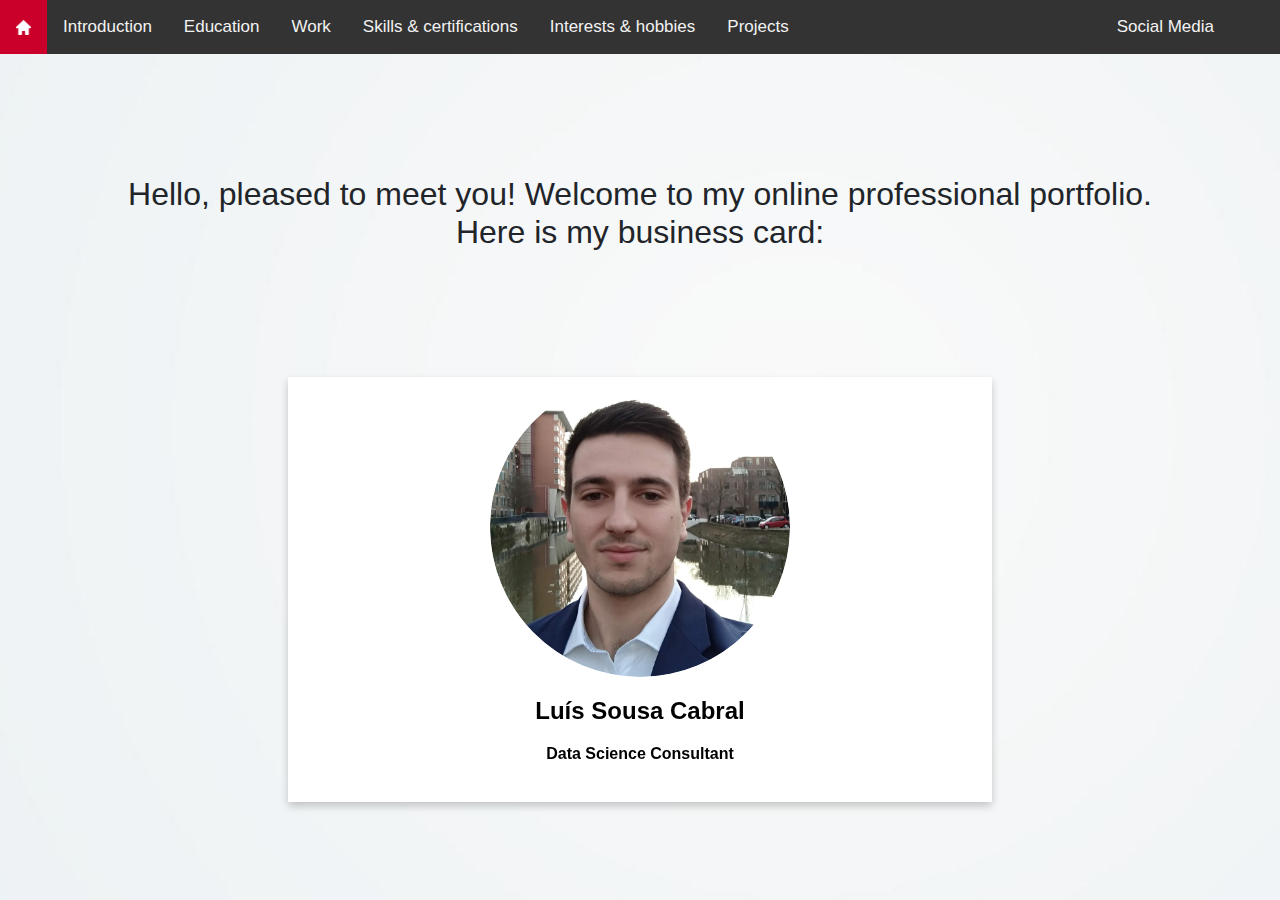
<file: index.html>
<!DOCTYPE html>

<html lang="en">
    <head>
        <meta charset="UTF-8">
        <link href="https://stackpath.bootstrapcdn.com/bootstrap/4.1.3/css/bootstrap.min.css" rel="stylesheet">
        <link href="styles.css" rel="stylesheet">
        <title>Luis Cabral - Professional portfolio</title>
        <script src="myFunctions.js"></script>
    </head>
    <body class="with-background">
        <div class="topnav" id="myTopnav">
            <a href="index.html" class="active"><img src="icons/home.png" width="15" height="15" alt="Home"></a>
            <a href="introduction.html">Introduction</a>
            <a href="education.html">Education</a>
            <a href="work.html">Work</a>
            <a href="skills-certificates.html">Skills & certifications</a>
            <a href="interests-hobbies.html">Interests & hobbies</a>
            <a href="projects.html">Projects</a>
            <div class="dropdown">Social Media
                <div class="dropdown-content">
                    <a href="https://www.linkedin.com/in/luisscabral" ><img src="icons/linkedin.png" alt="Linkedin logo" width="15" height="15"> Linkedin</a>
                    <a href="https://github.com/luisscabral" target="_blank"><img src="icons/github.png" alt="Github logo" width="15" height="15"> GitHub</a>
                    <!-- <a href="https://www.facebook.com/luis.cabral.7549185" target="_blank"><img src="icons/facebook.png" alt="Facebook logo" width="15" height="15"> Facebook</a>
                    <a href="https://www.instagram.com/luisscabral/" target="_blank"><img src="icons/instagram.png" alt="Instagram logo" width="15" height="15"> Instagram</a> -->
                </div>
              </div>
            <a href="javascript:void(0);" class="icon" onclick="myFunction()">
              <i class="fa fa-bars"></i>
            </a>
        </div>
        <div class="text-wrapper">
            <h2 id="index1">
                Hello, pleased to meet you! Welcome to my online professional portfolio. Here is my business card:
            </h2>
        </div>

        
        <!-- Rotating card -->
        <div class="flip-card mx-auto">
            <div id="card-1" class="flip-card-inner text-center">
        
                <!-- Front Side -->
                <div class="flip-card-front">
                    <div class="card-body-front">
                        <!-- Avatar -->
                        <div class="avatar mx-auto white"><img src="photo.png" class="rounded-circle" alt="Luis profile picture." style="width: 300px;">
                        </div>
                
                        <!-- Content -->
                        <div class="card-body">
                        <h4 class="font-weight-bold mb-3">Luís Sousa Cabral</h4>
                        <p class="font-weight-bold blue-text">Data Science Consultant</p>
                        </div>
                    </div>
                </div>
                <!-- Front Side -->
            
                <!-- Back Side -->
                <div class="flip-card-back">
                    <div class="card-body-back">
            
                    <!-- Content -->
                        <h4 class="font-weight-bold mb-0">
                            <br>
                            About me
                        </h4>
                        <hr>
                        <p>
                            Striving for an international career working in diversity-rich environments. <br>	
                            Affinity with creative <strong>problem-solving</strong> and use of <strong>data analysis</strong> for <strong> assisting decision-making.</strong> <br>
                            Main interests:  <strong>Disruptive Technology</strong>, <strong>Data Analysis</strong>, <strong>Operations & Supply Chain</strong> and <strong>Project Management.</strong> 
                            <hr>
                        </p>
                        <h5>
                            Contact
                        </h5>
                        <p>
                            <!-- Vlietlaan 31A, 3061 DT Rotterdam <br> -->
                            luisscabral@gmail.com
                        </p>
                        <h5>
                            Social media
                        </h5>
                        <a href="https://www.linkedin.com/in/luisscabral" target="_blank"><img src="icons/linkedin.png" alt="Linkedin logo" width="15" height="15"> Linkedin</a>
                        <a href="https://github.com/luisscabral" target="_blank"><img src="icons/github.png" alt="Github logo" width="15" height="15"> GitHub</a>
                        <!-- <a href="https://www.facebook.com/luis.cabral.7549185" target="_blank"><img src="icons/facebook.png" alt="Facebook logo" width="15" height="15"> Facebook</a> -->
                        <!-- <a href="https://www.instagram.com/luisscabral/" target="_blank"><img src="icons/instagram.png" alt="Instagram logo" width="15" height="15"> Instagram</a> -->
                        <br>
                        <br>
                    </div>
                </div>
                <!-- Back Side -->
            </div>
        </div>
        <!-- Rotating card -->
        <!-- <h1>
            Luís Cabral
        </h1>
        <p>
            Striving for an international career working in diversity-rich environments. <br>	
            Affinity with creative problem-solving and use of data analysis for assisting decision-making. <br>
            Main interests: Disruptive Technology, Data Analysis, Operations & Supply Chain and Project Management.
        </p>
        <img src="photo.png" width="300" height="300" alt="Profile picture">
        <a href="introduction.html"> Personal introduction </a>
        <a href="education.html"> Education </a>
        <a href="work.html"> Work </a>
        <a href="certificates-interests-hobbies.html"> Certifications, interests & hobbies </a> -->
        <!-- <h5>
            Contacts
        </h5>
        <p>
            Vlietlaan 31A, 3061 DT Rotterdam <br>
            luisscabral@gmail.com
        </p>
        <h5>
            Social media
        </h5>
        <a href="https://www.linkedin.com/in/luisscabral" target="_blank"><img src="icons/linkedin.png" alt="Linkedin logo" width="15" height="15"> Linkedin</a>
        <a href="https://github.com/luisscabral" target="_blank"><img src="icons/github.png" alt="Github logo" width="15" height="15"> GitHub</a>
        <a href="https://www.facebook.com/luis.cabral.7549185" target="_blank"><img src="icons/facebook.png" alt="Facebook logo" width="15" height="15"> Facebook</a>
        <a href="https://www.instagram.com/luisscabral/" target="_blank"><img src="icons/instagram.png" alt="Instagram logo" width="15" height="15"> Instagram</a> -->
    </body>
</html>
</file>
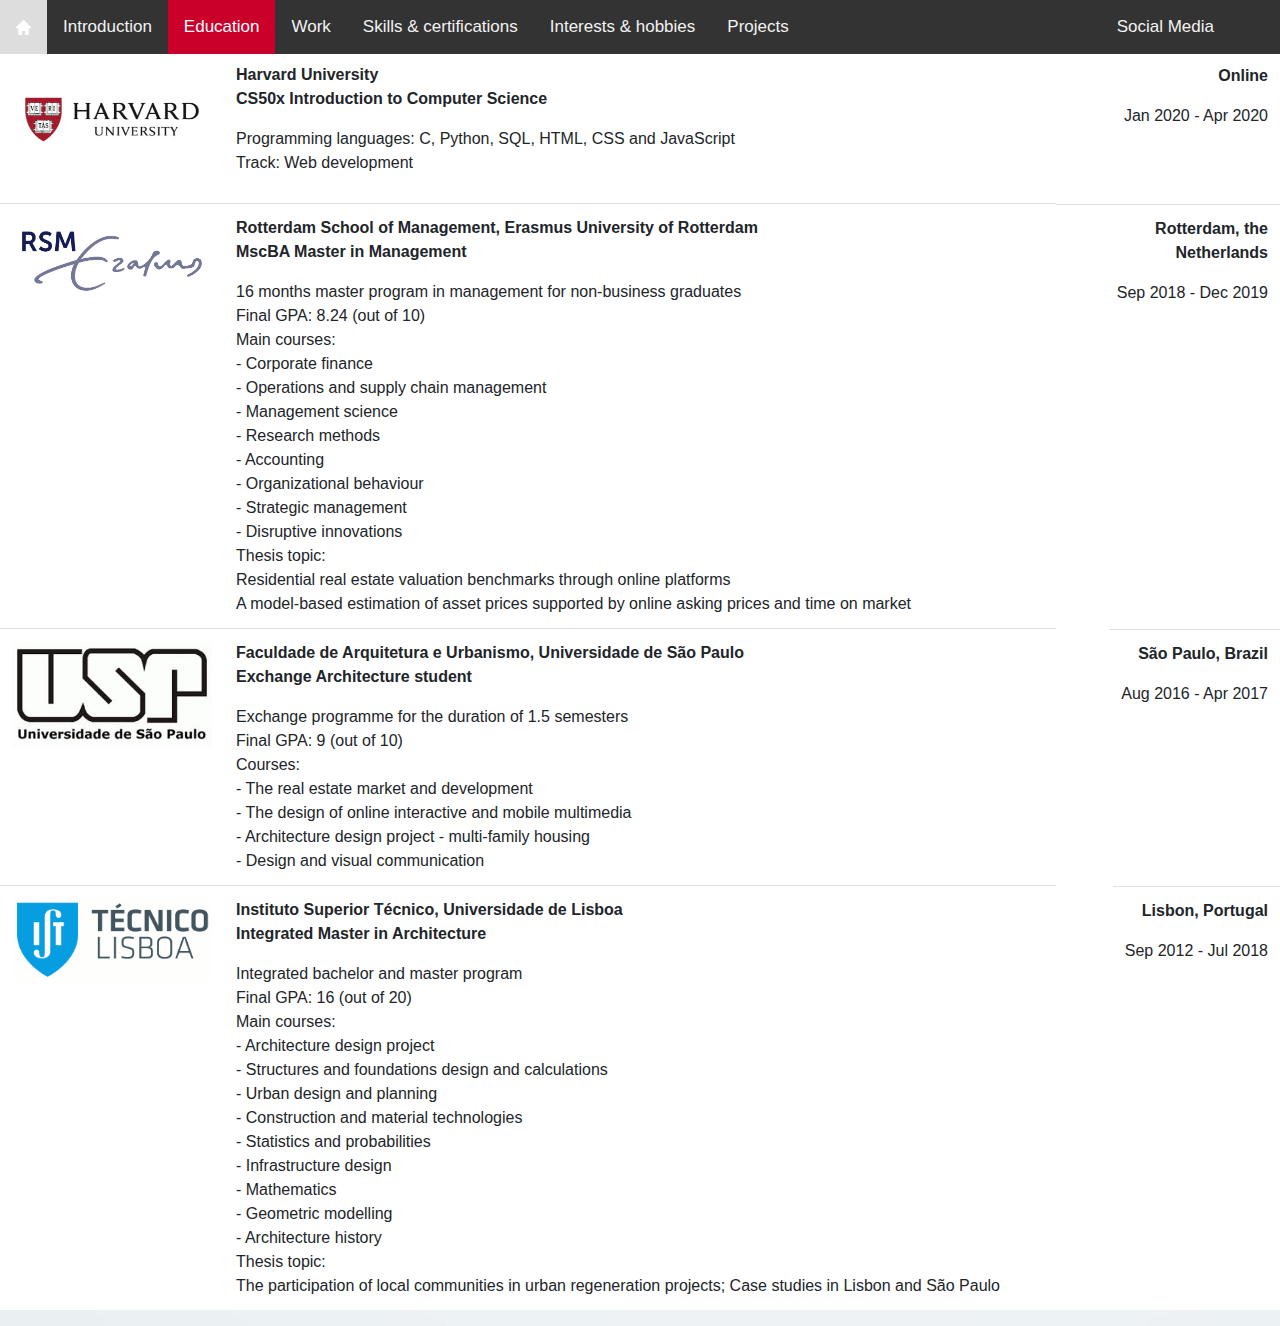
<file: education.html>
<!DOCTYPE html>

<html lang="en">
    <head>
        <link href="https://stackpath.bootstrapcdn.com/bootstrap/4.1.3/css/bootstrap.min.css" rel="stylesheet">
        <link href="styles.css" rel="stylesheet">
        <title>Luis Cabral - Education</title>
        <script src="myFunctions.js"></script>
        <!-- <script src="//code.jquery.com/jquery-1.11.0.min.js"></script> -->
    </head>
    <body class="with-background">
        <div class="topnav" id="myTopnav">
            <a href="index.html"><img src="icons/home.png" width="15" height="15" alt="Home"></a>
            <a href="introduction.html">Introduction</a>
            <a href="education.html" class="active">Education</a>
            <a href="work.html">Work</a>
            <a href="skills-certificates.html">Skills & certifications</a>
            <a href="interests-hobbies.html">Interests & hobbies</a>
            <a href="projects.html">Projects</a>
            <div class="dropdown">Social Media
                <div class="dropdown-content">
                    <a href="https://www.linkedin.com/in/luisscabral" ><img src="icons/linkedin.png" alt="Linkedin logo" width="15" height="15"> Linkedin</a>
                    <a href="https://github.com/luisscabral" target="_blank"><img src="icons/github.png" alt="Github logo" width="15" height="15"> GitHub</a>
                    <!-- <a href="https://www.facebook.com/luis.cabral.7549185" target="_blank"><img src="icons/facebook.png" alt="Facebook logo" width="15" height="15"> Facebook</a>
                    <a href="https://www.instagram.com/luisscabral/" target="_blank"><img src="icons/instagram.png" alt="Instagram logo" width="15" height="15"> Instagram</a> -->
                </div>
              </div>
            <a href="javascript:void(0);" class="icon" onclick="myFunction()">
              <i class="fa fa-bars"></i>
            </a>
        </div>
        <table class="table">
            <!-- <thead>
                <th>
                    Logo
                </th>
                <th>
                    Description
                </th>
                <th>
                    Details
                </th>
            </thead> -->
            <tbody>
                <tr>
                    <td><img src="logos/education/harvard.jpg" alt="Harvard logo" width="200"></td>
                    <td class="mid">
                      <p class="td-title">
                        Harvard University <br>
                        CS50x Introduction to Computer Science
                      </p> 
                      <p>
                        Programming languages: C, Python, SQL, HTML, CSS and JavaScript <br>
                        Track: Web development
                      </p>
                    </td>
                    <td class="td-date">
                      <p class="td-title">
                        Online
                      </p>
                      Jan 2020 - Apr 2020
                    </td>
                </tr>
                <tr data-toggle="collapse" data-target="#accordion" class="clickable">
                    <td><img src="logos/education/rsm.jpg" alt="RSM logo" width="200"></td>
                    <td class="mid">
                      <p class="td-title">
                        Rotterdam School of Management, Erasmus University of Rotterdam <br>
                        MscBA Master in Management
                      </p>
                      16 months master program in management for non-business graduates <br>
                            Final GPA: 8.24 (out of 10) <br>
                            Main courses: <br>
                            - Corporate finance <br>
                            - Operations and supply chain management <br>
                            - Management science <br>
                            - Research methods <br>
                            - Accounting <br>
                            - Organizational behaviour <br>
                            - Strategic management <br>
                            - Disruptive innovations <br>
                            Thesis topic: <br>
                            Residential real estate valuation benchmarks through online platforms <br>
                            A model-based estimation of asset prices supported by online asking prices and time on market
                    </td>
                    <td class="td-date">
                      <p class="td-title">
                        Rotterdam, the Netherlands
                      </p>
                      Sep 2018 - Dec 2019
                    </td>
                </tr>
                <tr>
                    <td><img src="logos/education/usp.jpg" alt="USP logo" width="200"></td>
                    <td class="mid">
                      <p class="td-title">
                        Faculdade de Arquitetura e Urbanismo, Universidade de São Paulo <br>
                         Exchange Architecture student
                      </p>
                      Exchange programme for the duration of 1.5 semesters <br>
                      Final GPA: 9 (out of 10) <br>
                      Courses: <br>
                      - The real estate market and development <br>
                      - The design of online interactive and mobile multimedia <br>
                      - Architecture design project - multi-family housing <br>
                      - Design and visual communication 
                    </td> 
                    <td class="td-date">
                      <p class="td-title">
                        São Paulo, Brazil
                      </p> 
                      Aug 2016 - Apr 2017
                    </td>
                </tr>
                <tr>
                    <td><img src="logos/education/ist.jpg" alt="IST logo" width="200"></td>
                    <td class="mid">
                      <p class="td-title">
                        Instituto Superior Técnico, Universidade de Lisboa <br>
                        Integrated Master in Architecture
                      </p>
                      Integrated bachelor and master program <br>
                            Final GPA: 16 (out of 20) <br>
                            Main courses: <br>
                            - Architecture design project <br>
                            - Structures and foundations design and calculations <br>
                            - Urban design and planning <br>
                            - Construction and material technologies <br>
                            - Statistics and probabilities <br>
                            - Infrastructure design <br>
                            - Mathematics <br>
                            - Geometric modelling <br>
                            - Architecture history <br>
                            Thesis topic: <br>
                            The participation of local communities in urban regeneration projects; Case studies in Lisbon and São Paulo
                    </td> 
                    <td class="td-date">
                      <p class="td-title">
                        Lisbon, Portugal
                      </p> 
                      Sep 2012 - Jul 2018
                    </td>
                </tr>
            </tbody>
        </table>
    </body>
</html>
</file>
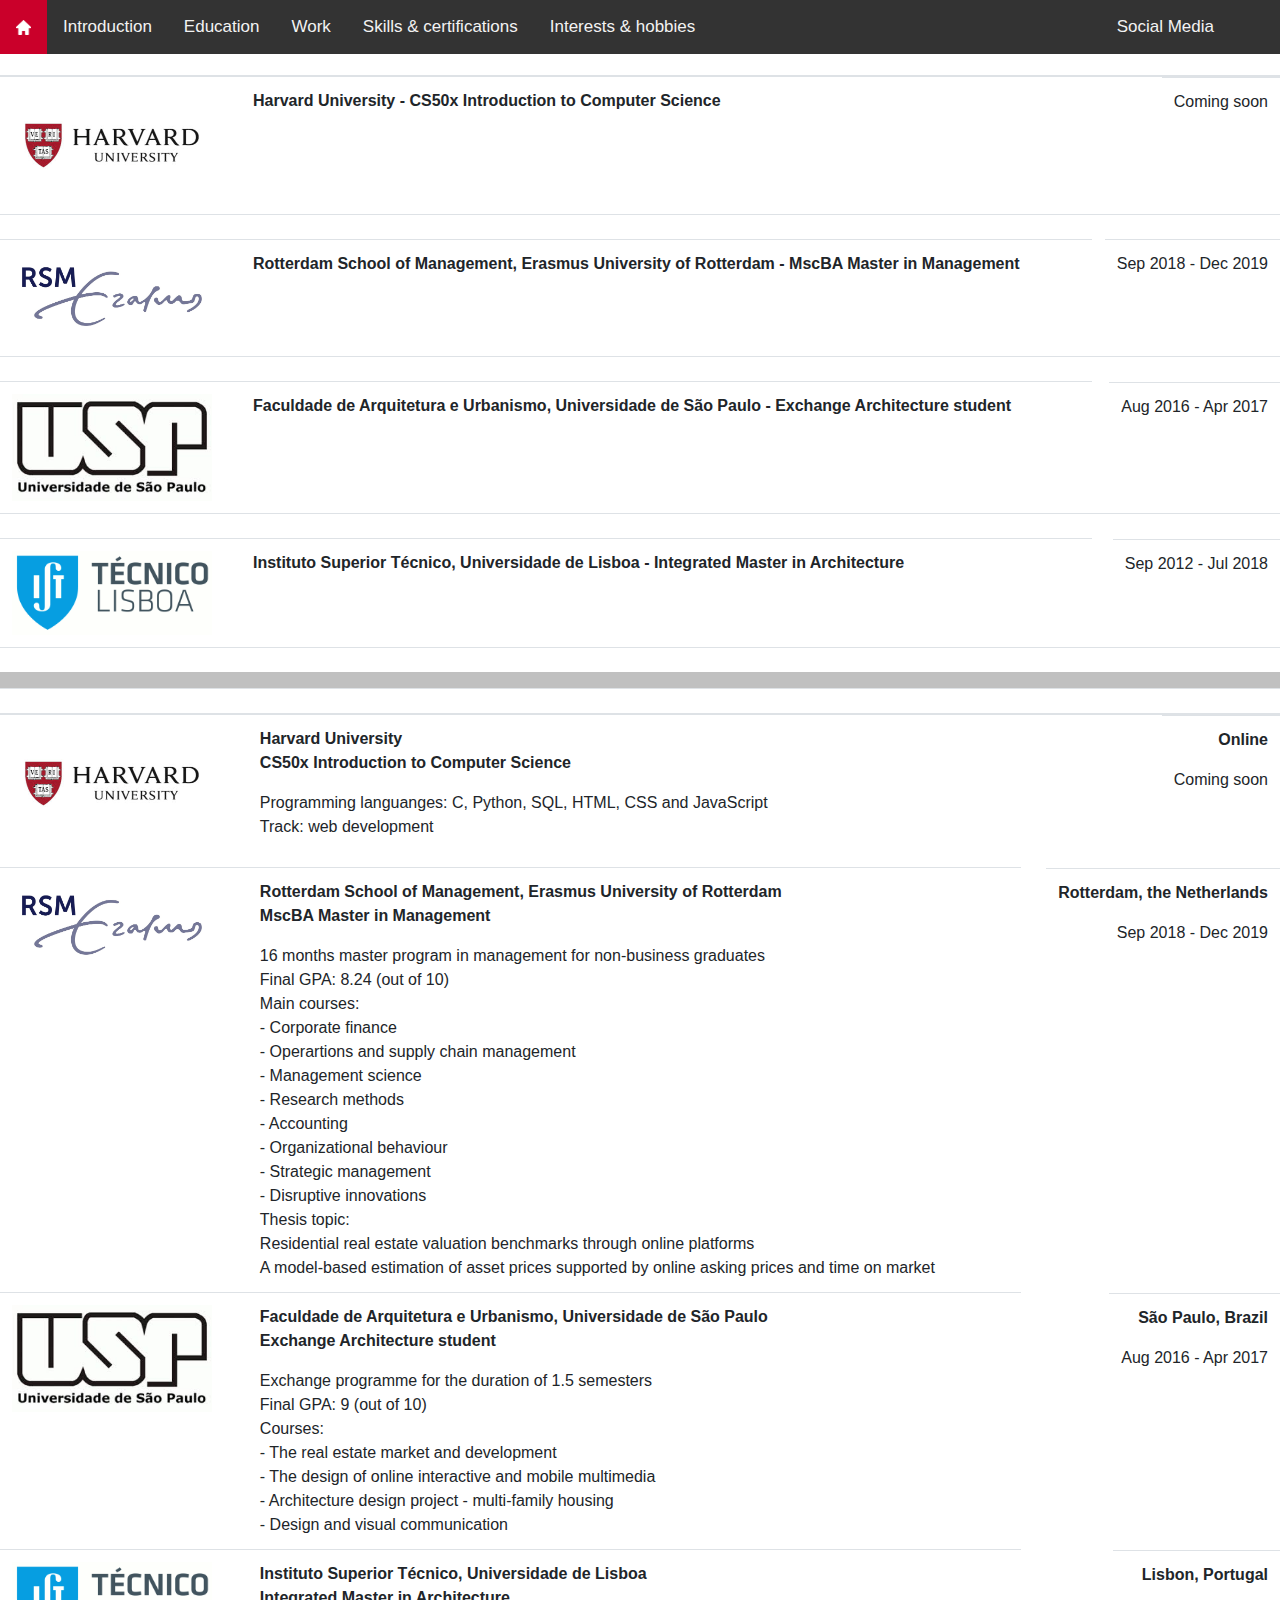
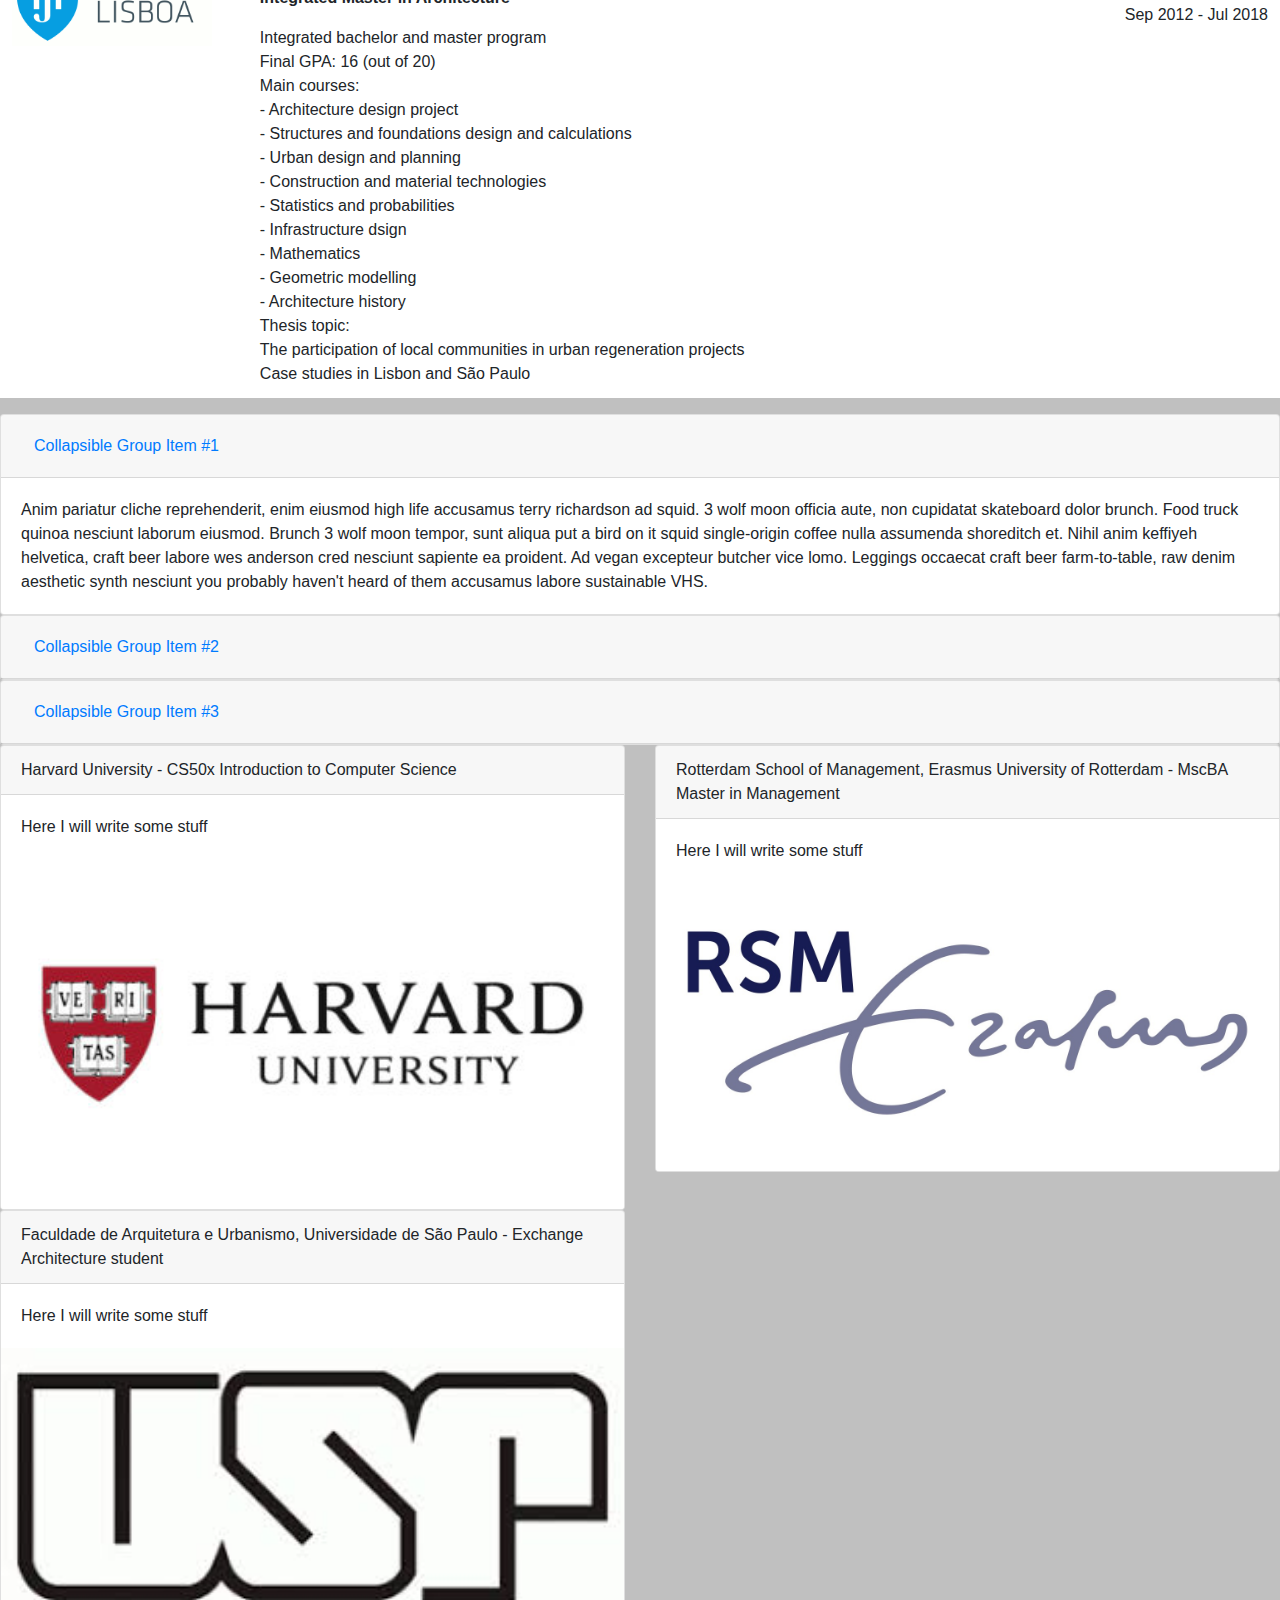
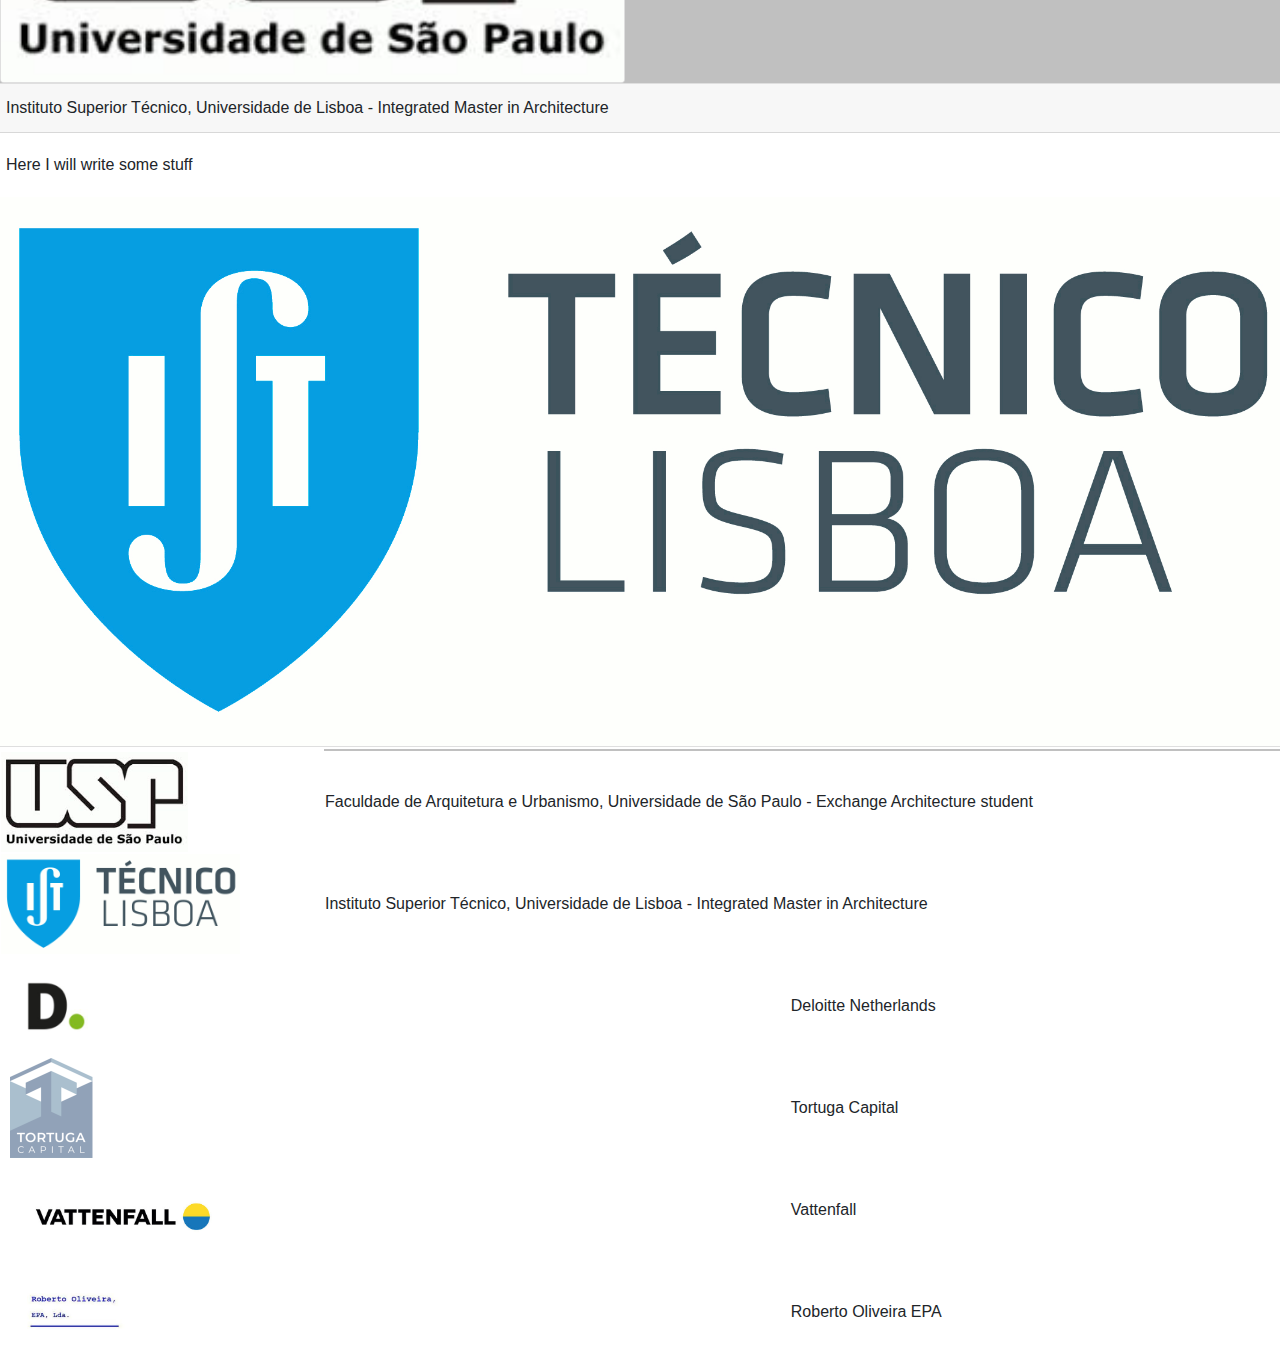
<file: ideas.html>
<!DOCTYPE html>

<html lang="en">
    <head>
        <meta charset="UTF-8">
        <link href="https://stackpath.bootstrapcdn.com/bootstrap/4.1.3/css/bootstrap.min.css" rel="stylesheet">
        <link href="styles.css" rel="stylesheet">
        <title>Luis Cabral - Professional portfolio</title>
        <script src="myFunctions.js"></script>
    </head>
    <body class="home">
        <div class="topnav" id="myTopnav">
            <a href="index.html" class="active"><img src="icons/home.png" width="15" height="15" alt="Home"></a>
            <a href="introduction.html">Introduction</a>
            <a href="education.html">Education</a>
            <a href="work.html">Work</a>
            <a href="skills-certificates.html">Skills & certifications</a>
            <a href="interests-hobbies.html">Interests & hobbies</a>
            <div class="dropdown">Social Media
                <div class="dropdown-content">
                    <a href="https://www.linkedin.com/in/luisscabral" ><img src="icons/linkedin.png" alt="Linkedin logo" width="15" height="15"> Linkedin</a>
                    <a href="https://github.com/luisscabral" target="_blank"><img src="icons/github.png" alt="Github logo" width="15" height="15"> GitHub</a>
                    <a href="https://www.facebook.com/luis.cabral.7549185" target="_blank"><img src="icons/facebook.png" alt="Facebook logo" width="15" height="15"> Facebook</a>
                    <a href="https://www.instagram.com/luisscabral/" target="_blank"><img src="icons/instagram.png" alt="Instagram logo" width="15" height="15"> Instagram</a>
                </div>
              </div>
            <a href="javascript:void(0);" class="icon" onclick="myFunction()">
              <i class="fa fa-bars"></i>
            </a>
        </div>

        <table class="table table-hover">
          <thead>
              <th></th><th></th><th></th>
          </thead>
          
          <tbody>
              <tr data-toggle="collapse" data-target="#accordion" class="clickable">
                  <td><img src="logos/education/harvard.jpg" alt="Harvard logo" width="200"></td>
                  <td class="td-title">Harvard University - CS50x Introduction to Computer Science</td>
                  <td class="td-date">Coming soon</td>
              </tr>
              <tr>
                  <td colspan="3">
                      <div id="accordion" class="collapse">
                          Programming languanges: C, Python, SQL, HTML, CSS and JavaScript <br>
                          Track: web development
                      </div>
                  </td>
              </tr>
              <tr data-toggle="collapse" data-target="#accordion" class="clickable">
                  <td><img src="logos/education/rsm.jpg" alt="RSM logo" width="200"></td>
                  <td class="td-title">Rotterdam School of Management, Erasmus University of Rotterdam - MscBA Master in Management</td>
                  <td class="td-date">Sep 2018 - Dec 2019</td>
              </tr>
              <tr>
                  <td colspan="3">
                      <div id="accordion" class="collapse">
                          16 months master program in management for non-business graduates <br>
                          Final GPA: 8.24 (out of 10) <br>
                          Main courses: <br>
                          - Corporate finance <br>
                          - Operartions and supply chain management <br>
                          - Management science <br>
                          - Research methods <br>
                          - Accounting <br>
                          - Organizational behaviour <br>
                          - Strategic management <br>
                          - Disruptive innovations <br>
                          Thesis topic: <br>
                          Residential real estate valuation benchmarks through online platforms <br>
                          A model-based estimation of asset prices supported by online asking prices and time on market
                      </div>
                  </td>
              </tr>
              <tr data-toggle="collapse" data-target="#accordion" class="clickable">
                  <td><img src="logos/education/usp.jpg" alt="USP logo" width="200"></td>
                  <td class="td-title">Faculdade de Arquitetura e Urbanismo, Universidade de São Paulo - Exchange Architecture student</td>
                  <td class="td-date">Aug 2016 - Apr 2017</td>
              </tr>
              <tr>
                  <td colspan="3">
                      <div id="accordion" class="collapse">
                          Exchange programme for the furation of 1.5 semesters <br>
                          Final GPA: 9 (out of 10) <br>
                          Courses: <br>
                          - The real estate market and development <br>
                          - The design of online interactive and mobile multimedia <br>
                          - Architecture design project - multi-family housing <br>
                          - Design and visual communication 
                      </div>
                  </td>
              </tr>
              <tr data-toggle="collapse" data-target="#accordion" class="clickable">
                  <td><img src="logos/education/ist.jpg" alt="IST logo" width="200"></td>
                  <td class="td-title">Instituto Superior Técnico, Universidade de Lisboa - Integrated Master in Architecture</td>
                  <td class="td-date"> Sep 2012 - Jul 2018</td>
              </tr>
              <tr>
                  <td colspan="3">
                      <div id="accordion" class="collapse">
                          Integrated bachelor and master program <br>
                          Final GPA: 16 (out of 20) <br>
                          Main courses: <br>
                          - Architecture design project <br>
                          - Structures and foundations design and calculations <br>
                          - Urban design and planning <br>
                          - Construction and material technologies <br>
                          - Statistics and probabilities <br>
                          - Infrastructure dsign <br>
                          - Mathematics <br>
                          - Geometric modelling <br>
                          - Architecture history <br>
                          Thesis topic: <br>
                          The participation of local communities in urban regeneration projects <br>
                          Case studies in Lisbon and São Paulo
                      </div>
                  </td>
              </tr>
          </tbody>
      </table>

        <table class="table">
          <thead>
              <th></th><th></th><th></th>
          </thead>
          
          <tbody>
              <tr>
                  <td><img src="logos/education/harvard.jpg" alt="Harvard logo" width="200"></td>
                  <td>
                    <p class="td-title">
                      Harvard University <br>
                      CS50x Introduction to Computer Science
                    </p> 
                    <p>
                      Programming languanges: C, Python, SQL, HTML, CSS and JavaScript <br>
                      Track: web development
                    </p>
                  </td>
                  <td class="td-date">
                    <p class="td-title">
                      Online
                    </p>
                    Coming soon
                  </td>
              </tr>
              <tr data-toggle="collapse" data-target="#accordion" class="clickable">
                  <td><img src="logos/education/rsm.jpg" alt="RSM logo" width="200"></td>
                  <td>
                    <p class="td-title">
                      Rotterdam School of Management, Erasmus University of Rotterdam <br>
                      MscBA Master in Management
                    </p>
                    16 months master program in management for non-business graduates <br>
                          Final GPA: 8.24 (out of 10) <br>
                          Main courses: <br>
                          - Corporate finance <br>
                          - Operartions and supply chain management <br>
                          - Management science <br>
                          - Research methods <br>
                          - Accounting <br>
                          - Organizational behaviour <br>
                          - Strategic management <br>
                          - Disruptive innovations <br>
                          Thesis topic: <br>
                          Residential real estate valuation benchmarks through online platforms <br>
                          A model-based estimation of asset prices supported by online asking prices and time on market
                  </td>
                  <td class="td-date">
                    <p class="td-title">
                      Rotterdam, the Netherlands
                    </p>
                    Sep 2018 - Dec 2019
                  </td>
              </tr>
              <tr>
                  <td><img src="logos/education/usp.jpg" alt="USP logo" width="200"></td>
                  <td>
                    <p class="td-title">
                      Faculdade de Arquitetura e Urbanismo, Universidade de São Paulo <br>
                       Exchange Architecture student
                    </p>
                    Exchange programme for the duration of 1.5 semesters <br>
                    Final GPA: 9 (out of 10) <br>
                    Courses: <br>
                    - The real estate market and development <br>
                    - The design of online interactive and mobile multimedia <br>
                    - Architecture design project - multi-family housing <br>
                    - Design and visual communication 
                  </td> 
                  <td class="td-date">
                    <p class="td-title">
                      São Paulo, Brazil
                    </p> 
                    Aug 2016 - Apr 2017
                  </td>
              </tr>
              <tr>
                  <td><img src="logos/education/ist.jpg" alt="IST logo" width="200"></td>
                  <td>
                    <p class="td-title">
                      Instituto Superior Técnico, Universidade de Lisboa <br>
                      Integrated Master in Architecture
                    </p>
                    Integrated bachelor and master program <br>
                          Final GPA: 16 (out of 20) <br>
                          Main courses: <br>
                          - Architecture design project <br>
                          - Structures and foundations design and calculations <br>
                          - Urban design and planning <br>
                          - Construction and material technologies <br>
                          - Statistics and probabilities <br>
                          - Infrastructure dsign <br>
                          - Mathematics <br>
                          - Geometric modelling <br>
                          - Architecture history <br>
                          Thesis topic: <br>
                          The participation of local communities in urban regeneration projects <br>
                          Case studies in Lisbon and São Paulo
                  </td> 
                  <td class="td-date">
                    <p class="td-title">
                      Lisbon, Portugal
                    </p> 
                    Sep 2012 - Jul 2018
                  </td>
              </tr>
          </tbody>
      </table>

        
        <div id="accordion">
            <div class="card">
              <div class="card-header" id="headingOne">
                <h5 class="mb-0">
                  <button class="btn btn-link" data-toggle="collapse" data-target="#collapseOne" aria-expanded="true" aria-controls="collapseOne">
                    Collapsible Group Item #1
                  </button>
                </h5>
              </div>
          
              <div id="collapseOne" class="collapse show" aria-labelledby="headingOne" data-parent="#accordion">
                <div class="card-body">
                  Anim pariatur cliche reprehenderit, enim eiusmod high life accusamus terry richardson ad squid. 3 wolf moon officia aute, non cupidatat skateboard dolor brunch. Food truck quinoa nesciunt laborum eiusmod. Brunch 3 wolf moon tempor, sunt aliqua put a bird on it squid single-origin coffee nulla assumenda shoreditch et. Nihil anim keffiyeh helvetica, craft beer labore wes anderson cred nesciunt sapiente ea proident. Ad vegan excepteur butcher vice lomo. Leggings occaecat craft beer farm-to-table, raw denim aesthetic synth nesciunt you probably haven't heard of them accusamus labore sustainable VHS.
                </div>
              </div>
            </div>
            <div class="card">
              <div class="card-header" id="headingTwo">
                <h5 class="mb-0">
                  <button class="btn btn-link collapsed" data-toggle="collapse" data-target="#collapseTwo" aria-expanded="false" aria-controls="collapseTwo">
                    Collapsible Group Item #2
                  </button>
                </h5>
              </div>
              <div id="collapseTwo" class="collapse" aria-labelledby="headingTwo" data-parent="#accordion">
                <div class="card-body">
                  Anim pariatur cliche reprehenderit, enim eiusmod high life accusamus terry richardson ad squid. 3 wolf moon officia aute, non cupidatat skateboard dolor brunch. Food truck quinoa nesciunt laborum eiusmod. Brunch 3 wolf moon tempor, sunt aliqua put a bird on it squid single-origin coffee nulla assumenda shoreditch et. Nihil anim keffiyeh helvetica, craft beer labore wes anderson cred nesciunt sapiente ea proident. Ad vegan excepteur butcher vice lomo. Leggings occaecat craft beer farm-to-table, raw denim aesthetic synth nesciunt you probably haven't heard of them accusamus labore sustainable VHS.
                </div>
              </div>
            </div>
            <div class="card">
              <div class="card-header" id="headingThree">
                <h5 class="mb-0">
                  <button class="btn btn-link collapsed" data-toggle="collapse" data-target="#collapseThree" aria-expanded="false" aria-controls="collapseThree">
                    Collapsible Group Item #3
                  </button>
                </h5>
              </div>
              <div id="collapseThree" class="collapse" aria-labelledby="headingThree" data-parent="#accordion">
                <div class="card-body">
                  Anim pariatur cliche reprehenderit, enim eiusmod high life accusamus terry richardson ad squid. 3 wolf moon officia aute, non cupidatat skateboard dolor brunch. Food truck quinoa nesciunt laborum eiusmod. Brunch 3 wolf moon tempor, sunt aliqua put a bird on it squid single-origin coffee nulla assumenda shoreditch et. Nihil anim keffiyeh helvetica, craft beer labore wes anderson cred nesciunt sapiente ea proident. Ad vegan excepteur butcher vice lomo. Leggings occaecat craft beer farm-to-table, raw denim aesthetic synth nesciunt you probably haven't heard of them accusamus labore sustainable VHS.
                </div>
              </div>
            </div>
          </div>
          



          <div class="row">
            <div class="col-sm-6">
                <div class="card">
                    <div class="card-header">
                        Harvard University - CS50x Introduction to Computer Science
                    </div>
                    <div class="card-body">
                        Here I will write some stuff
                    </div> 
                    <img class="card-img-bottom" src="logos/education/harvard.jpg" alt="Harvard logo"  class="card-image">     
                </div> 
            </div>
            <div class="col-sm-6">       
                <div class="card">
                    <div class="card-header">
                        Rotterdam School of Management, Erasmus University of Rotterdam - MscBA Master in Management
                    </div>
                    <div class="card-body">
                        Here I will write some stuff
                    </div> 
                    <img class="card-img-bottom" src="logos/education/rsm.jpg" alt="RSM logo" class="card-image">
                </div>
            </div>
        </div>
        <div class="row">
            <div class="col-sm-6">
                <div class="card">
                    <div class="card-header">
                        Faculdade de Arquitetura e Urbanismo, Universidade de São Paulo - Exchange Architecture student
                    </div>
                    <div class="card-body">
                        Here I will write some stuff
                    </div> 
                    <img class="card-img-bottom" src="logos/education/usp.jpg" alt="USP logo" class="card-image">
                </div>
            </div>  
            <div class="col-sm-6"></div>    
                <div class="card">
                    <div class="card-header">
                        Instituto Superior Técnico, Universidade de Lisboa - Integrated Master in Architecture
                    </div>
                    <div class="card-body">
                        Here I will write some stuff
                    </div> 
                    <img class="card-img-bottom" src="logos/education/ist.jpg" alt="IST logo"   class="card-image">
                </div>        
            </div>  
        </div>

        <table>
            <tr> 
                <!-- CS50 -->
                <td>  </td>
                <td>  </td>
            </tr>
            <tr>  
                <!-- RSM -->
                <td>  </td>
            </tr>
            <tr> 
                <!-- FAUSP -->
                <td> <img src="logos/education/usp.jpg" alt="USP logo"  height="100">  </td>
                <td> Faculdade de Arquitetura e Urbanismo, Universidade de São Paulo - Exchange Architecture student </td>
            </tr>
            <tr> 
                <!-- IST -->
                <td> <img src="logos/education/ist.jpg" alt="IST logo"  height="100">  </td>
                <td> Instituto Superior Técnico, Universidade de Lisboa - Integrated Master in Architecture </td>
            </tr>            
        </table>





        <table>
          <tr> 
              <!-- Deloitte -->
              <td> <img src="logos/work/deloitte.jpg" alt="Deloitte logo"  height="100"> </td>
              <td>Deloitte Netherlands</td>
          </tr>
          <tr> 
              <!-- Tortuga -->
              <td> <img src="logos/work/tortuga.png" alt="Tortuga Capital logo" height="100"> </td>
              <td>Tortuga Capital</td>
          </tr>
          <tr>  
              <!-- Vattenfall -->
              <td> <img src="logos/work/vattenfall.jpg" alt="Vattenfall logo" height="100"> </td>
              <td>Vattenfall</td>
          </tr>
          <tr> 
              <!-- Roberto Oliveira -->
              <td> <img src="logos/work/roberto.jpg" alt="Roberto Oliveira logo" height="100"> </td>
              <td>Roberto Oliveira EPA</td>
          </tr>
      </table>







    </body>
</html>
</file>
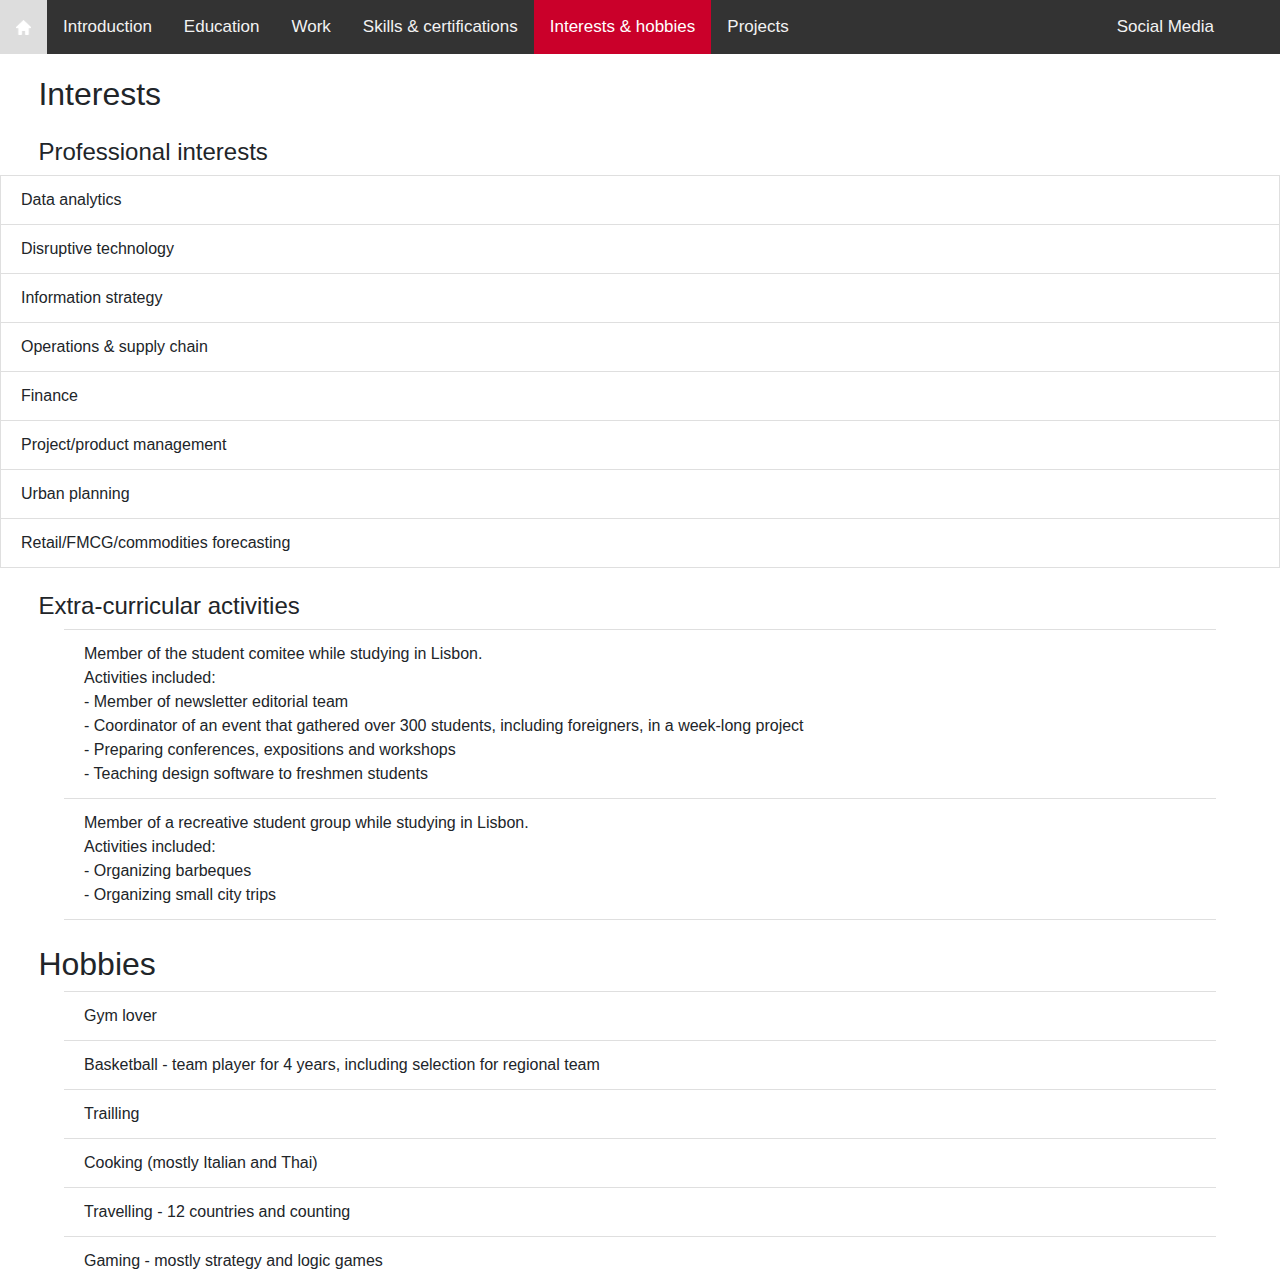
<file: interests-hobbies.html>
<!DOCTYPE html>

<html lang="en">
    <head>
        <link href="https://stackpath.bootstrapcdn.com/bootstrap/4.1.3/css/bootstrap.min.css" rel="stylesheet">
        <link href="styles.css" rel="stylesheet">
        <title>Luis Cabral - Interests & hobbies</title>
        <script src="myFunctions.js"></script>
    </head>
    <body>
        <div class="topnav" id="myTopnav">
            <a href="index.html"><img src="icons/home.png" width="15" height="15" alt="Home"></a>
            <a href="introduction.html">Introduction</a>
            <a href="education.html">Education</a>
            <a href="work.html">Work</a>
            <a href="skills-certificates.html">Skills & certifications</a>
            <a href="interests-hobbies.html" class="active">Interests & hobbies</a>
            <a href="projects.html">Projects</a>
            <div class="dropdown">Social Media
                <div class="dropdown-content">
                    <a href="https://www.linkedin.com/in/luisscabral" ><img src="icons/linkedin.png" alt="Linkedin logo" width="15" height="15"> Linkedin</a>
                    <a href="https://github.com/luisscabral" target="_blank"><img src="icons/github.png" alt="Github logo" width="15" height="15"> GitHub</a>
                    <!-- <a href="https://www.facebook.com/luis.cabral.7549185" target="_blank"><img src="icons/facebook.png" alt="Facebook logo" width="15" height="15"> Facebook</a>
                    <a href="https://www.instagram.com/luisscabral/" target="_blank"><img src="icons/instagram.png" alt="Instagram logo" width="15" height="15"> Instagram</a> -->
                </div>
              </div>
            <a href="javascript:void(0);" class="icon" onclick="myFunction()">
              <i class="fa fa-bars"></i>
            </a>
        </div>      
        <h2 class="list-header">
            Interests
        </h2>
        <h4 class="list-header">
            Professional interests
        </h4>
        <ul class="list-group list-group-flush"></ul>
            <li class="list-group-item">
                Data analytics
            </li>
            <li class="list-group-item">
                Disruptive technology
            </li>
            <li class="list-group-item">
                Information strategy
            </li>
            <li class="list-group-item">
                Operations & supply chain
            </li>
            <li class="list-group-item">
                Finance
            </li>
            <li class="list-group-item">
                Project/product management
            </li>
            <li class="list-group-item">
                Urban planning
            </li>
            <li class="list-group-item">
                Retail/FMCG/commodities forecasting
            </li>
        </ul>
        <h4 class="list-header">
            Extra-curricular activities
        </h4>
        <ul class="list-group list-group-flush">
            <li class="list-group-item">
                Member of the student comitee while studying in Lisbon. <br>
                Activities included: <br>
                - Member of newsletter editorial team <br>
                - Coordinator of an event that gathered over 300 students, including foreigners, in a week-long project <br>
                - Preparing conferences, expositions and workshops <br>
                - Teaching design software to freshmen students 
            </li>
            <li class="list-group-item">
                Member of a recreative student group while studying in Lisbon. <br>
                Activities included: <br>
                - Organizing barbeques <br>
                - Organizing small city trips
            </li>
        </ul>
        <h2 class="list-header">
            Hobbies
        </h2>
        <ul class="list-group list-group-flush">
            <li class="list-group-item">
                Gym lover
            </li>
            <li class="list-group-item">
                Basketball - team player for 4 years, including selection for regional team
            </li>
            <!-- <li class="list-group-item"> -->
                <!-- Climbing - passionate about climbing <a href="javascript:void(0)" class="text" onmouseover="show2()" style="color:#CA002A">El Cap</a> one day -->
                <!-- <span class="badge badge-primary badge-pill">New</span> -->
            <!-- </li> -->
            <li class="list-group-item">
                Trailling
            </li>
            <li class="list-group-item">
                Cooking (mostly Italian and Thai)
            </li>
            <li class="list-group-item">
                Travelling - 12 countries and counting
            </li>
            </li>
            <li class="list-group-item">
                Gaming - mostly strategy and logic games
            </li>
        </ul> 
        <!-- <img src="elcap3.jpg" style="visibility:hidden" id = "img2" onmouseover = "show2()" width="100%" class="center"> -->
    </body>
</html>
</file>
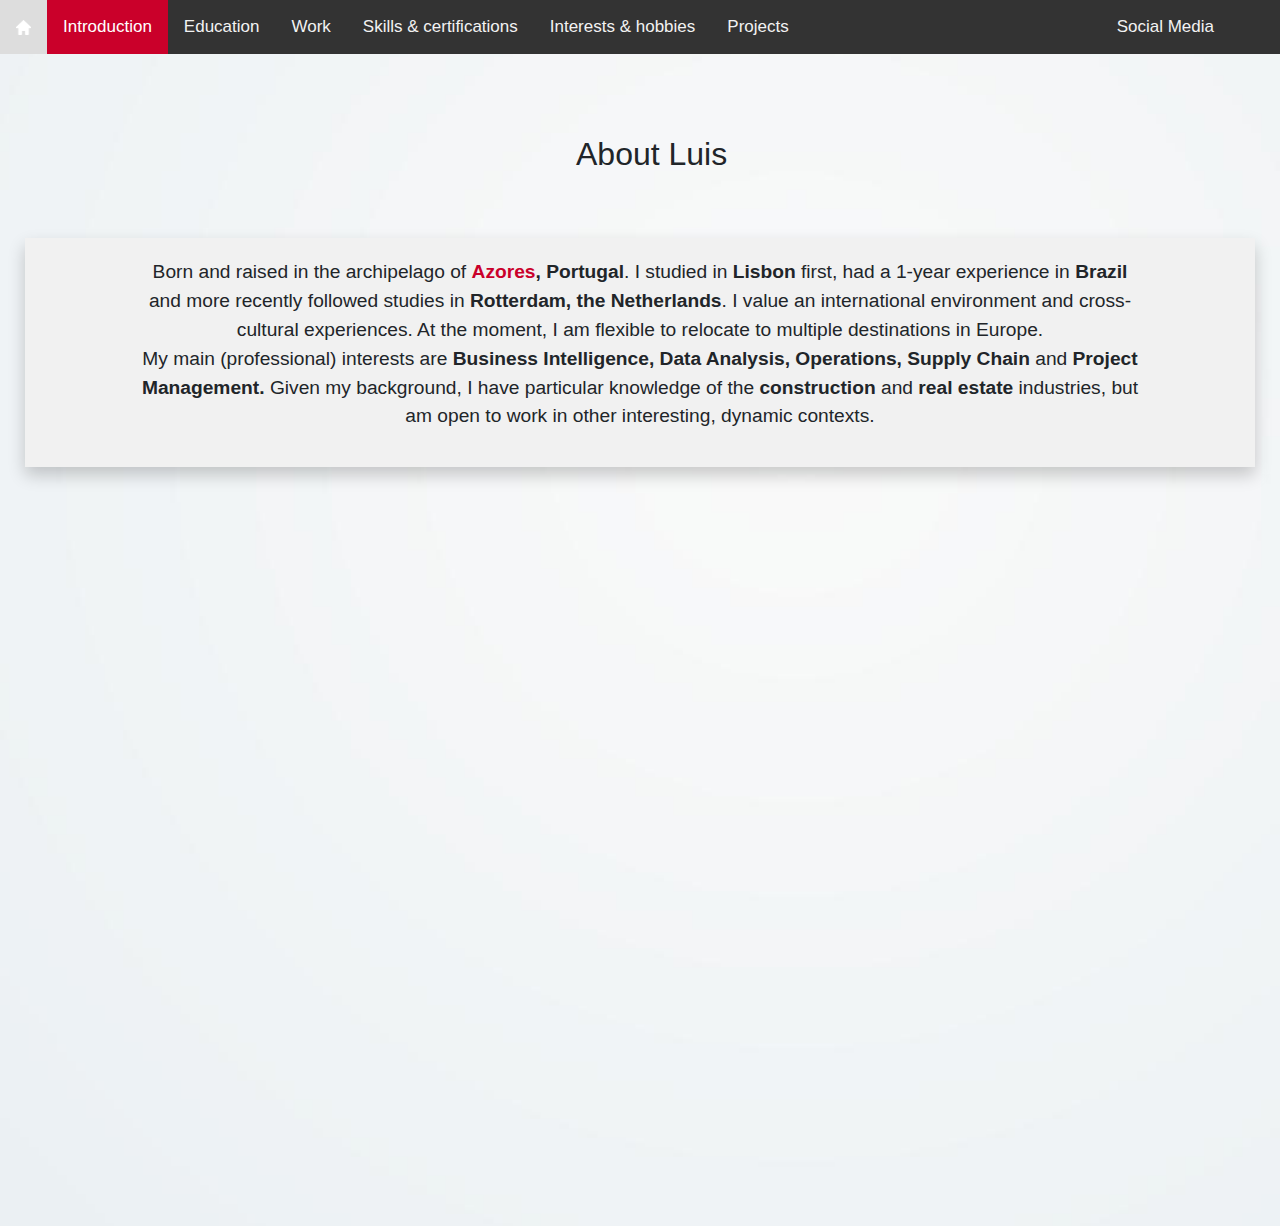
<file: introduction.html>
<!DOCTYPE html>

<html lang="en">
    <head>
        <link href="https://stackpath.bootstrapcdn.com/bootstrap/4.1.3/css/bootstrap.min.css" rel="stylesheet">
        <link href="styles.css" rel="stylesheet">
        <title>Luis Cabral - Personal introduction</title>
        <script src="myFunctions.js"></script>
    </head>
    <body class="with-background">
        <div class="topnav" id="myTopnav">
            <a href="index.html"><img src="icons/home.png" width="15" height="15" alt="Home"></a>
            <a href="introduction.html" class="active">Introduction</a>
            <a href="education.html">Education</a>
            <a href="work.html">Work</a>
            <a href="skills-certificates.html">Skills & certifications</a>
            <a href="interests-hobbies.html">Interests & hobbies</a>
            <a href="projects.html">Projects</a>
            <div class="dropdown">Social Media
                <div class="dropdown-content">
                    <a href="https://www.linkedin.com/in/luisscabral" ><img src="icons/linkedin.png" alt="Linkedin logo" width="15" height="15"> Linkedin</a>
                    <a href="https://github.com/luisscabral" target="_blank"><img src="icons/github.png" alt="Github logo" width="15" height="15"> GitHub</a>
                    <!-- <a href="https://www.facebook.com/luis.cabral.7549185" target="_blank"><img src="icons/facebook.png" alt="Facebook logo" width="15" height="15"> Facebook</a>
                    <a href="https://www.instagram.com/luisscabral/" target="_blank"><img src="icons/instagram.png" alt="Instagram logo" width="15" height="15"> Instagram</a> -->
                </div>
              </div>
            <a href="javascript:void(0);" class="icon" onclick="myFunction()">
              <i class="fa fa-bars"></i>
            </a>
        </div>
        <div class="text-wrapper"></div>
            <h2 id="about-title">
                About Luis
            </h2>
        </div>
        <div class="text-wrapper" id="intro-wrap">
            <p id="intro">
                Born and raised in the archipelago of <a href="javascript:void(0)" class="text" onmouseover="show()" style="color:#CA002A"><strong>Azores</a>, Portugal</strong>. I studied in <strong>Lisbon</strong> first, had a 1-year experience in <strong>Brazil</strong> and more recently followed studies in <strong>Rotterdam, the Netherlands</strong>. I value an international environment and cross-cultural experiences. At the moment, I am flexible to relocate to multiple destinations in Europe. <br>
                My main (professional) interests are <strong>Business Intelligence, Data Analysis, Operations, Supply Chain</strong> and <strong>Project Management.</strong> Given my background, I have particular knowledge of the <strong>construction</strong> and <strong>real estate</strong> industries, but am open to work in other interesting, dynamic contexts. 
            </p>
        </div>
        <img src = "map-azores.jpg" style="visibility:hidden" id = "img1" onmouseover = "show()" width="100%" class="center" alt="Azores on the world map">
    </body>
</html>
</file>
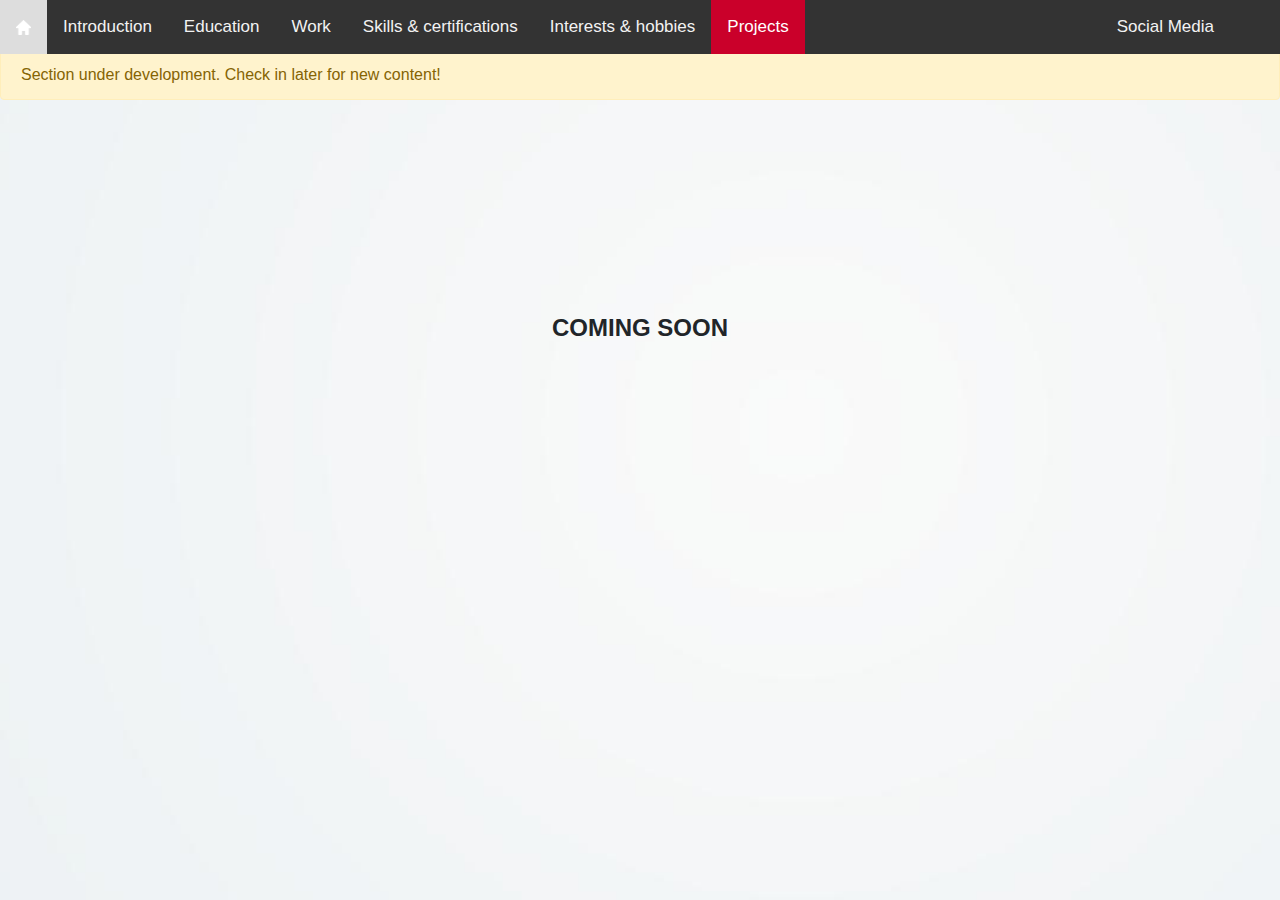
<file: projects.html>
<!DOCTYPE html>

<html lang="en">
    <head>
        <meta charset="UTF-8">
        <link href="https://stackpath.bootstrapcdn.com/bootstrap/4.1.3/css/bootstrap.min.css" rel="stylesheet">
        <link href="styles.css" rel="stylesheet">
        <title>Luis Cabral - Projects</title>
        <script src="myFunctions.js"></script>
    </head>
    <body class="with-background">
        <div class="topnav" id="myTopnav">
            <a href="index.html"><img src="icons/home.png" width="15" height="15" alt="Home"></a>
            <a href="introduction.html">Introduction</a>
            <a href="education.html">Education</a>
            <a href="work.html">Work</a>
            <a href="skills-certificates.html">Skills & certifications</a>
            <a href="interests-hobbies.html">Interests & hobbies</a>
            <a href="projects.html" class="active">Projects</a>
            <div class="dropdown">Social Media
                <div class="dropdown-content">
                    <a href="https://www.linkedin.com/in/luisscabral" ><img src="icons/linkedin.png" alt="Linkedin logo" width="15" height="15"> Linkedin</a>
                    <a href="https://github.com/luisscabral" target="_blank"><img src="icons/github.png" alt="Github logo" width="15" height="15"> GitHub</a>
                    <!-- <a href="https://www.facebook.com/luis.cabral.7549185" target="_blank"><img src="icons/facebook.png" alt="Facebook logo" width="15" height="15"> Facebook</a>
                    <a href="https://www.instagram.com/luisscabral/" target="_blank"><img src="icons/instagram.png" alt="Instagram logo" width="15" height="15"> Instagram</a> -->
                </div>
            </div>
            <a href="javascript:void(0);" class="icon" onclick="myFunction()">
            <i class="fa fa-bars"></i>
            </a>
        </div>
        <div class="alert alert-warning" role="alert">
            Section under development. Check in later for new content!
        </div>
        <div class="text-wrapper">
            <p id="notice">
                COMING SOON 
            </p>
        </div>
    </body>
</html>
</file>
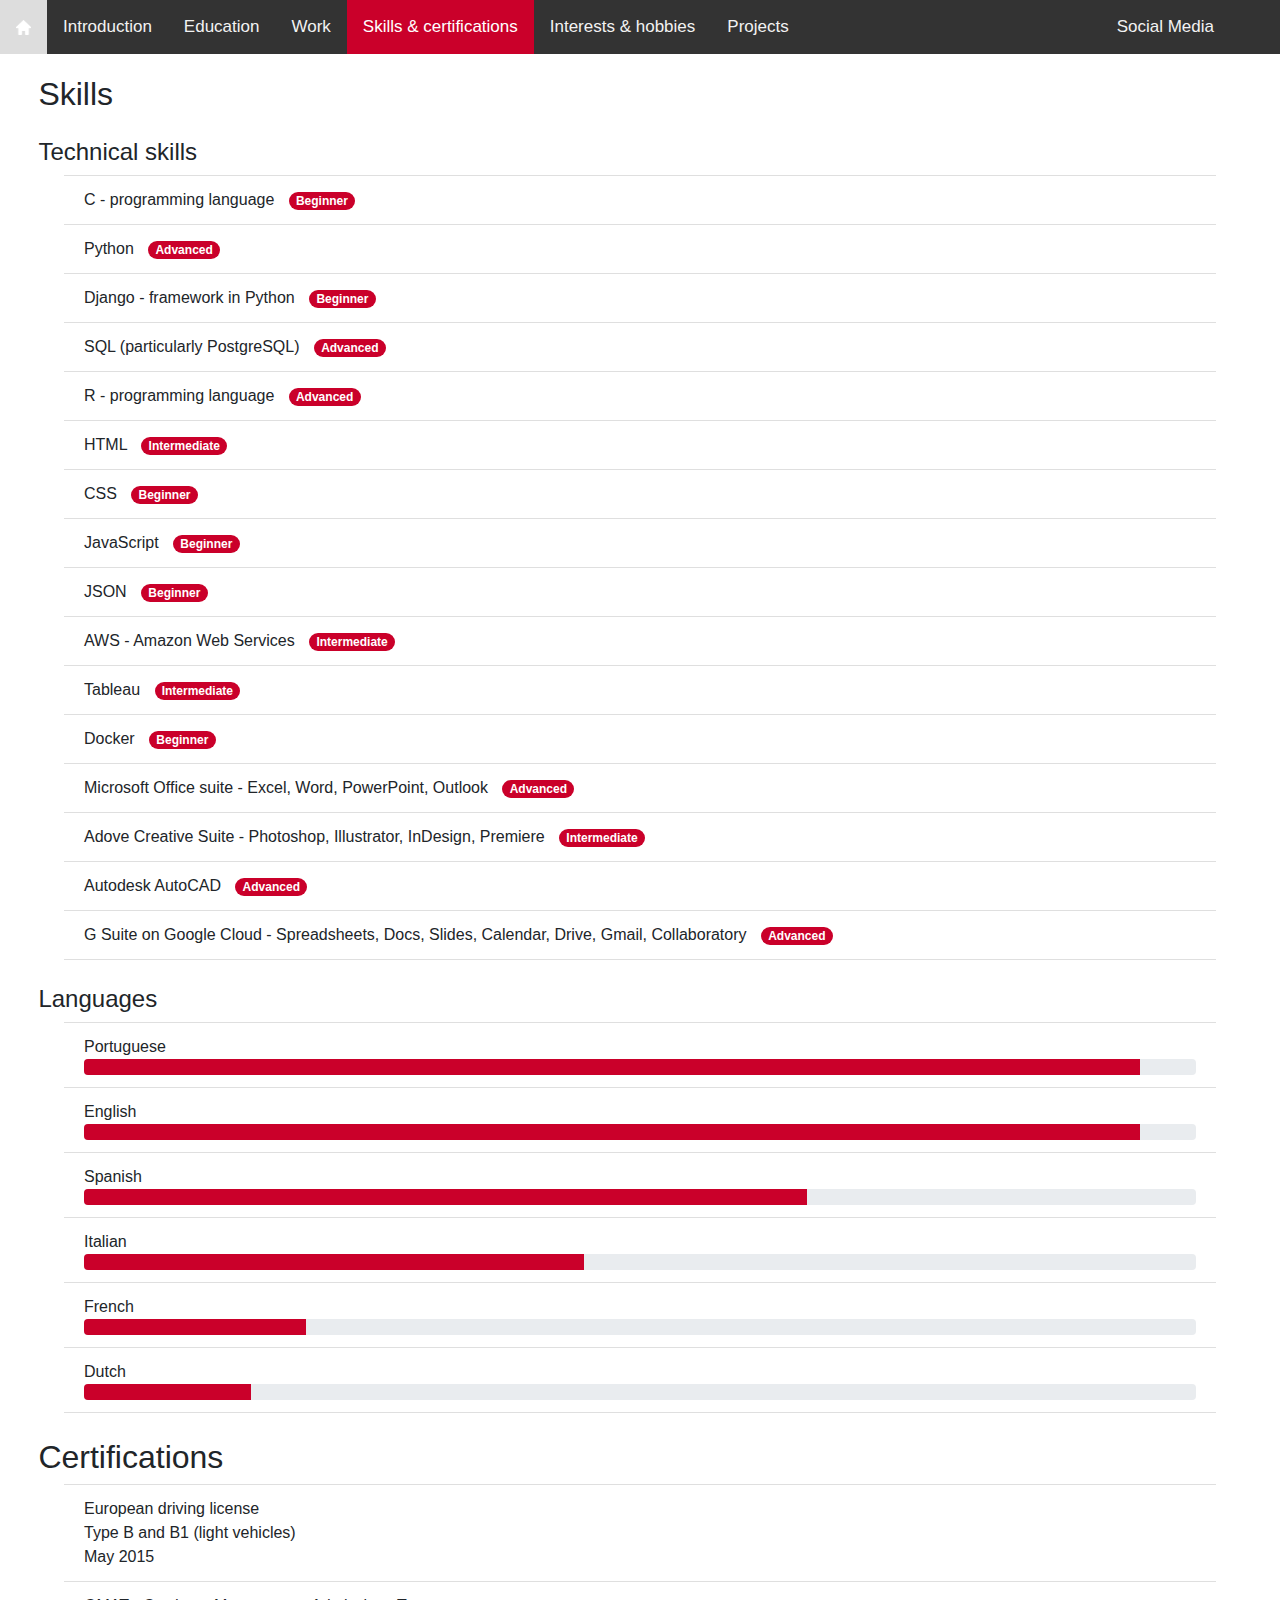
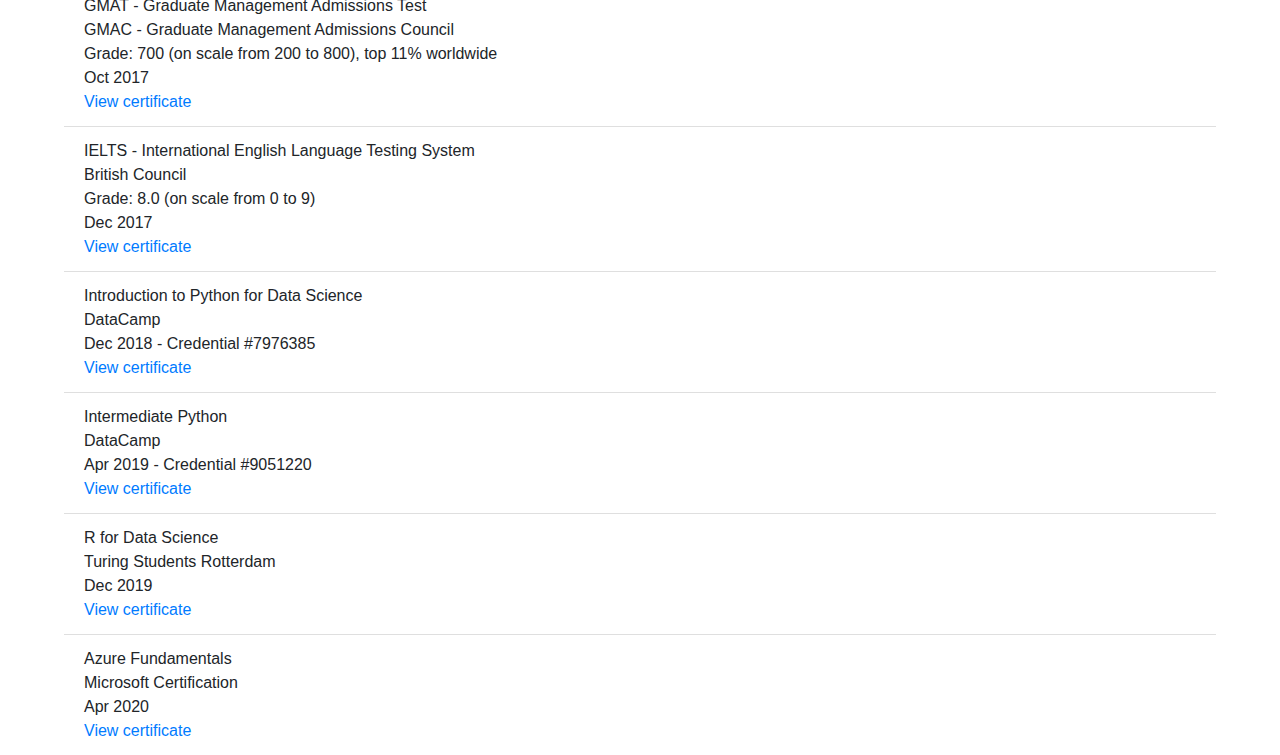
<file: skills-certificates.html>
<!DOCTYPE html>

<html lang="en">
    <head>
        <link href="https://stackpath.bootstrapcdn.com/bootstrap/4.1.3/css/bootstrap.min.css" rel="stylesheet">
        <link href="styles.css" rel="stylesheet">
        <title>Luis Cabral - Skills & certifications</title>
    </head>
    <body>
        <div class="topnav" id="myTopnav">
            <a href="index.html"><img src="icons/home.png" width="15" height="15" alt="Home"></a>
            <a href="introduction.html">Introduction</a>
            <a href="education.html">Education</a>
            <a href="work.html">Work</a>
            <a href="skills-certificates.html" class="active">Skills & certifications</a>
            <a href="interests-hobbies.html">Interests & hobbies</a>
            <a href="projects.html">Projects</a>
            <div class="dropdown">Social Media
                <div class="dropdown-content">
                    <a href="https://www.linkedin.com/in/luisscabral" ><img src="icons/linkedin.png" alt="Linkedin logo" width="15" height="15"> Linkedin</a>
                    <a href="https://github.com/luisscabral" target="_blank"><img src="icons/github.png" alt="Github logo" width="15" height="15"> GitHub</a>
                    <!-- <a href="https://www.facebook.com/luis.cabral.7549185" target="_blank"><img src="icons/facebook.png" alt="Facebook logo" width="15" height="15"> Facebook</a>
                    <a href="https://www.instagram.com/luisscabral/" target="_blank"><img src="icons/instagram.png" alt="Instagram logo" width="15" height="15"> Instagram</a> -->
                </div>
              </div>
            <a href="javascript:void(0);" class="icon" onclick="myFunction()">
              <i class="fa fa-bars"></i>
            </a>
        </div>
        <h2 class="list-header">
            Skills
        </h2>
        <h4 class="list-header">
            Technical skills
        </h4>
        <ul class="list-group list-group-flush">
            <li class="list-group-item">
                C - programming language
                <span class="badge badge-primary badge-pill">Beginner</span>
            </li>
            <li class="list-group-item">
                Python
                <span class="badge badge-primary badge-pill">Advanced</span>
            </li>
            <li class="list-group-item">
                Django - framework in Python
                <span class="badge badge-primary badge-pill">Beginner</span>
            </li>
            <li class="list-group-item">
                SQL (particularly PostgreSQL)
                <span class="badge badge-primary badge-pill">Advanced</span>
            </li>
            <li class="list-group-item">
                R - programming language
                <span class="badge badge-primary badge-pill">Advanced</span>
            </li>
            <li class="list-group-item">
                HTML
                <span class="badge badge-primary badge-pill">Intermediate</span>
            </li>
            <li class="list-group-item">
                CSS
                <span class="badge badge-primary badge-pill">Beginner</span>
            </li>
            <li class="list-group-item">
                JavaScript
                <span class="badge badge-primary badge-pill">Beginner</span>
            </li>
            <li class="list-group-item">
                JSON
                <span class="badge badge-primary badge-pill">Beginner</span>
            </li>
            <li class="list-group-item">
                AWS - Amazon Web Services
                <span class="badge badge-primary badge-pill">Intermediate</span>
            </li>
            <li class="list-group-item">
                Tableau
                <span class="badge badge-primary badge-pill">Intermediate</span>
            </li>
            </li>
            <li class="list-group-item">
                Docker
                <span class="badge badge-primary badge-pill">Beginner</span>
            </li>
            <li class="list-group-item">
                Microsoft Office suite - Excel, Word, PowerPoint, Outlook
                <span class="badge badge-primary badge-pill">Advanced</span>
            </li>
            <li class="list-group-item">
                Adove Creative Suite - Photoshop, Illustrator, InDesign, Premiere
                <span class="badge badge-primary badge-pill">Intermediate</span>
            </li>
            <li class="list-group-item">
                Autodesk AutoCAD
                <span class="badge badge-primary badge-pill">Advanced</span>
            </li>
            <li class="list-group-item">
                G Suite on Google Cloud - Spreadsheets, Docs, Slides, Calendar, Drive, Gmail, Collaboratory
                <span class="badge badge-primary badge-pill">Advanced</span>
            </li>
        </ul>
        <h4 class="list-header">
            Languages
        </h4>
        <ul class="list-group list-group-flush">
            <li class="list-group-item">
                Portuguese
                <div class="progress">
                    <div class="progress-bar" role="progressbar" aria-valuenow="70" aria-valuemin="0" aria-valuemax="100" style="width:95%">
                      <span class="sr-only">95%</span>
                    </div>
                  </div>
            </li>
            <li class="list-group-item">
                English
                <div class="progress">
                    <div class="progress-bar" role="progressbar" aria-valuenow="70" aria-valuemin="0" aria-valuemax="100" style="width:95%">
                      <span class="sr-only">95%</span>
                    </div>
                  </div>
            </li>
            <li class="list-group-item">
                Spanish
                <div class="progress">
                    <div class="progress-bar" role="progressbar" aria-valuenow="70" aria-valuemin="0" aria-valuemax="100" style="width:65%">
                        <span class="sr-only">65%</span>
                    </div>
                  </div>
            </li>
            <li class="list-group-item">
                Italian
                <div class="progress">
                    <div class="progress-bar" role="progressbar" aria-valuenow="70" aria-valuemin="0" aria-valuemax="100" style="width:45%">
                      <span class="sr-only">45%</span>
                    </div>
                  </div>
            </li>
            <li class="list-group-item">
                French
                <div class="progress">
                    <div class="progress-bar" role="progressbar" aria-valuenow="70" aria-valuemin="0" aria-valuemax="100" style="width:20%">
                      <span class="sr-only">20%</span>
                    </div>
                  </div>
            </li>
            <li class="list-group-item">
                Dutch
                <div class="progress">
                    <div class="progress-bar" role="progressbar" aria-valuenow="70" aria-valuemin="0" aria-valuemax="100" style="width:15%">
                      <span class="sr-only">15%</span>
                    </div>
                  </div>
            </li>
        </ul>
        <h2 class="list-header">
            Certifications
        </h2>  
        <ul class="list-group list-group-flush">
            <li class="list-group-item">
                European driving license  <br>
                Type B and B1 (light vehicles) <br>
                May 2015
            </li>
            <li class="list-group-item">
                GMAT - Graduate Management Admissions Test  <br>
                GMAC - Graduate Management Admissions Council <br>
                Grade: 700 (on scale from 200 to 800), top 11% worldwide <br>
                Oct 2017 <br>
                <a href="certificates/GMAT_Scores.pdf" target="_blank">View certificate</a>
            </li>
            <li class="list-group-item">
                IELTS - International English Language Testing System <br>
                British Council <br>
                Grade: 8.0 (on scale from 0 to 9) <br>
                Dec 2017 <br>
                <a href="certificates/IELTS Scores.pdf" target="_blank">View certificate</a>
            </li>
            <li class="list-group-item">
                Introduction to Python for Data Science <br>
                DataCamp <br>
                Dec 2018 - Credential #7976385  <br>
                <a href="https://www.datacamp.com/statement-of-accomplishment/course/cbef16cea9d56988b411bac460373434b4d4221b" target="_blank">View certificate</a>
            </li>
            <li class="list-group-item">
                Intermediate Python <br>
                DataCamp <br>
                Apr 2019 - Credential #9051220  <br>
                <a href="https://www.datacamp.com/statement-of-accomplishment/course/b042ac3a2f37d3f814db1b3525b92e2947afa205" target="_blank">View certificate</a>
            </li>
            <li class="list-group-item">
                R for Data Science <br>
                Turing Students Rotterdam <br>
                Dec 2019 <br>
                <a href="certificates/Rcertificate.pdf" target="_blank">View certificate</a>
            </li>
            <li class="list-group-item">
                Azure Fundamentals <br>
                Microsoft Certification <br>
                Apr 2020 <br>
                <a href="certificates/Microsoft_Certified_Professional_Certificate_0.pdf" target="_blank">View certificate</a>
            </li>
        </ul>        
    </body>
</html>
</file>
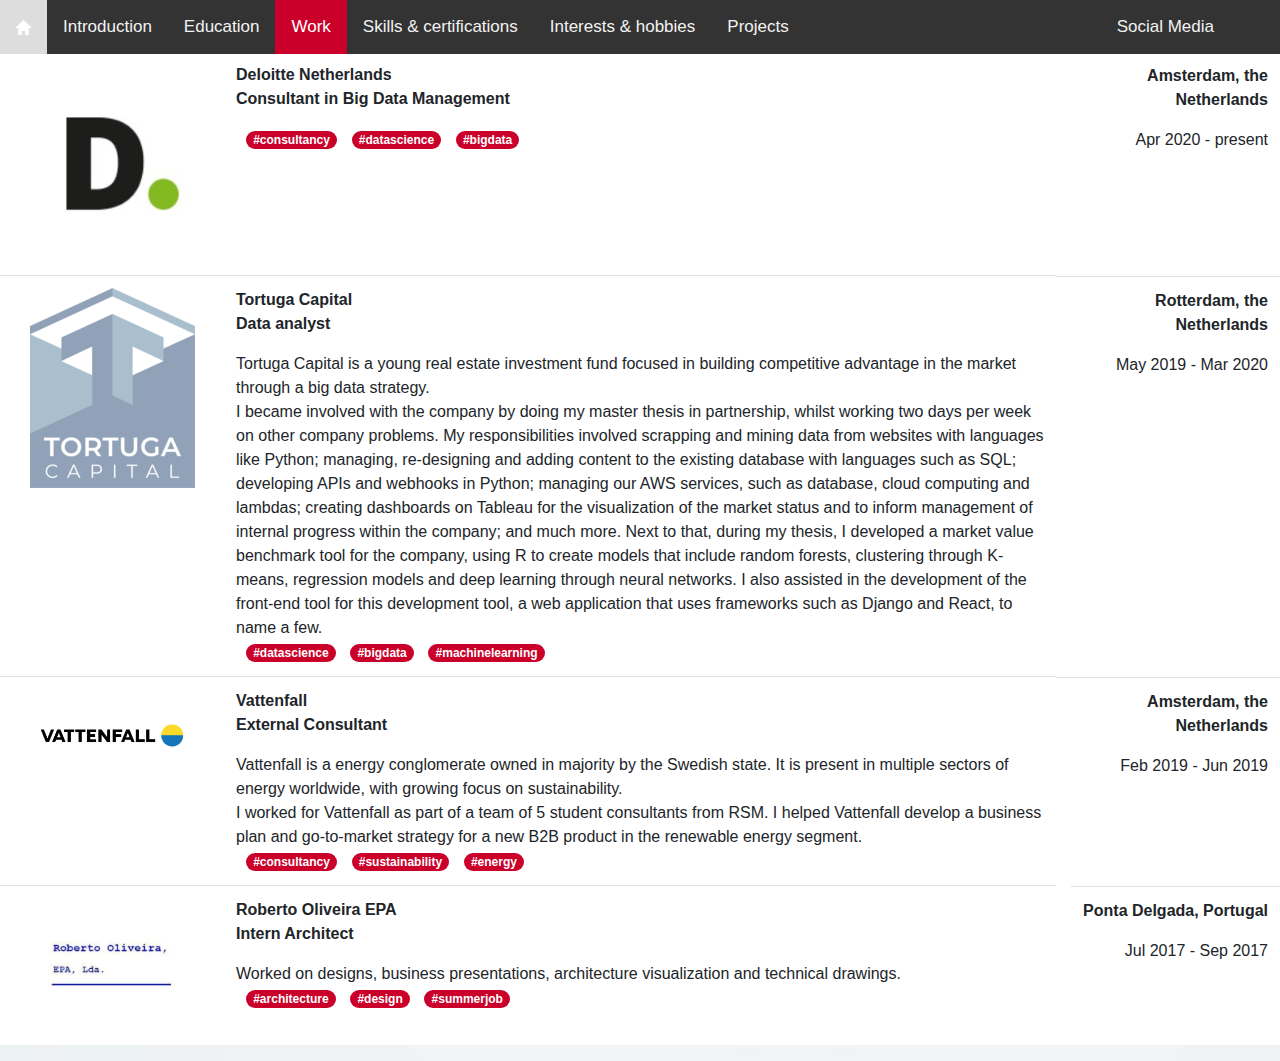
<file: work.html>
<!DOCTYPE html>

<html lang="en">
    <head>
        <link href="https://stackpath.bootstrapcdn.com/bootstrap/4.1.3/css/bootstrap.min.css" rel="stylesheet">
        <link href="styles.css" rel="stylesheet">
        <title>Luis Cabral - Work experience</title>
        <script src="myFunctions.js"></script>
        <script src="https://code.jquery.com/jquery-1.10.1.js" integrity="sha256-663tSdtipgBgyqJXfypOwf9ocmvECGG8Zdl3q+tk+n0=" crossorigin="anonymous"></script>
    </head>
    <body class="with-background">
        <div class="topnav" id="myTopnav">
            <a href="index.html"><img src="icons/home.png" width="15" height="15" alt="Home"></a>
            <a href="introduction.html">Introduction</a>
            <a href="education.html">Education</a>
            <a href="work.html" class="active">Work</a>
            <a href="skills-certificates.html">Skills & certifications</a>
            <a href="interests-hobbies.html">Interests & hobbies</a>
            <a href="projects.html">Projects</a>
            <div class="dropdown">Social Media
                <div class="dropdown-content">
                    <a href="https://www.linkedin.com/in/luisscabral" ><img src="icons/linkedin.png" alt="Linkedin logo" width="15" height="15"> Linkedin</a>
                    <a href="https://github.com/luisscabral" target="_blank"><img src="icons/github.png" alt="Github logo" width="15" height="15"> GitHub</a>
                    <!-- <a href="https://www.facebook.com/luis.cabral.7549185" target="_blank"><img src="icons/facebook.png" alt="Facebook logo" width="15" height="15"> Facebook</a>
                    <a href="https://www.instagram.com/luisscabral/" target="_blank"><img src="icons/instagram.png" alt="Instagram logo" width="15" height="15"> Instagram</a> -->
                </div>
              </div>
            <a href="javascript:void(0);" class="icon" onclick="myFunction()">
              <i class="fa fa-bars"></i>
            </a>
        </div>    
        <table class="table">            
            <tbody>
                <tr>
                    <td><img src="logos/work/deloitte.jpg" alt="Deloitte logo" width="200"></td>
                    <td class="mid">
                        <p class="td-title">
                            Deloitte Netherlands <br>
                            Consultant in Big Data Management
                        </p>
                        <span class="badge badge-primary badge-pill">#consultancy</span> <span class="badge badge-primary badge-pill">#datascience</span> <span class="badge badge-primary badge-pill">#bigdata</span> 
                    </td>
                    <td class="td-date">
                        <p class="td-title">
                            Amsterdam, the Netherlands
                        </p>
                        Apr 2020 - present
                    </td>
                </tr>
                <tr>
                    <td><img src="logos/work/tortuga.png" alt="Tortuga Capital logo" width="200"></td>
                    <td class="mid">
                        <p class="td-title">
                            Tortuga Capital <br>
                            Data analyst
                        </p>
                        Tortuga Capital is a young real estate investment fund focused in building competitive advantage in the market through a big data strategy. <br>
                        I became involved with the company by doing my master thesis in partnership, whilst working two days per week on other company problems. My responsibilities involved scrapping and mining data from websites with languages like Python; managing, re-designing and adding content to the existing database with languages such as SQL; developing APIs and webhooks in Python; managing our AWS services, such as database, cloud computing and lambdas; creating dashboards on Tableau for the visualization of the market status and to inform management of internal progress within the company; and much more. Next to that, during my thesis, I developed a market value benchmark tool for the company, using R to create models that include random forests, clustering through K-means, regression models and deep learning through neural networks. I also assisted in the development of the front-end tool for this development tool, a web application that uses frameworks such as Django and React, to name a few. <br>
                        <span class="badge badge-primary badge-pill">#datascience</span> <span class="badge badge-primary badge-pill">#bigdata</span> <span class="badge badge-primary badge-pill">#machinelearning</span>
                    </td>
                    <td class="td-date">
                        <p class="td-title">
                            Rotterdam, the Netherlands
                        </p>
                        May 2019 - Mar 2020
                    </td>
                </tr>
                <tr>
                    <td><img src="logos/work/vattenfall.jpg" alt="Vattenfall logo" width="200"></td>
                    <td class="mid">
                        <p class="td-title">
                            Vattenfall <br>
                            External Consultant
                        </p>
                        Vattenfall is a energy conglomerate owned in majority by the Swedish state. It is present in multiple sectors of energy worldwide, with growing focus on sustainability. <br>
                        I worked for Vattenfall as part of a team of 5 student consultants from RSM. I helped Vattenfall develop a business plan and go-to-market strategy for a new B2B product in the renewable energy segment. <br>
                        <span class="badge badge-primary badge-pill">#consultancy</span> <span class="badge badge-primary badge-pill">#sustainability</span> <span class="badge badge-primary badge-pill">#energy</span>
                    </td> 
                    <td class="td-date">
                        <p class="td-title">
                            Amsterdam, the Netherlands
                        </p>
                        Feb 2019 - Jun 2019
                    </td>
                </tr>
                <tr>
                    <td><img src="logos/work/roberto.jpg" alt="Roberto Oliveira logo" width="200"></td>
                    <td class="mid">
                        <p class="td-title">
                            Roberto Oliveira EPA <br>
                            Intern Architect
                        </p>
                        Worked on designs, business presentations, architecture visualization and technical drawings. <br>
                        <span class="badge badge-primary badge-pill">#architecture</span> <span class="badge badge-primary badge-pill">#design</span> <span class="badge badge-primary badge-pill">#summerjob</span>
                    </td>
                    <td class="td-date">
                        <p class="td-title">
                            Ponta Delgada, Portugal
                        </p>
                        Jul 2017 - Sep 2017
                    </td>
                </tr>
            </tbody>
        </table>
    </body>
</html>
</file>
<file: styles.css>
/* Topnav bar defined in W3school */
/* Add a black background color to the top navigation */
.topnav {
    background-color: #333;
    position: fixed;
    top: 0px;
    width: 100%;
    overflow: visible;
    z-index: 1000;
  }
  
  /* Style the links inside the navigation bar */
  .topnav a {
    float: left;
    /* display: block; */
    color: #f2f2f2;
    text-align: center;
    padding: 14px 16px;
    text-decoration: none;
    font-size: 17px;
  }
  
  /* Change the color of links on hover */
  .topnav a:hover {
    background-color: #ddd;
    color: black;
  }
  
  /* Add an active class to highlight the current page */
  .topnav a.active {
    background-color: #CA002A;
    color: white;
  }
  
  /* Hide the link that should open and close the topnav on small screens */
  .topnav .icon {
    display: none;
  }

  .dropdown {
    position: relative;
    display: inline-block;
    float: right;
    margin-right: 50px;
    color: #f2f2f2;
    text-align: center;
    padding: 14px 16px;
    text-decoration: none;
    font-size: 17px;
  }
  
  .dropdown-content {
    margin-right: 25px;
    margin-top: 12px;
    display: none;
    position: absolute;
    background-color: #595959;
    min-width: 160px;
    box-shadow: 0px 8px 16px 0px rgba(0,0,0,0.2);
    padding: 12px 16px;
    z-index: 1;
    float: center;
    color: #f2f2f2;
    text-align: left;
    text-decoration: none;
    font-size: 17px;
  }

  .dropdown-content a:hover{
    background-color: #f2f2f2;
  }
  
  .dropdown:hover .dropdown-content {
    display: block;
  }

  /* When the screen is less than 600 pixels wide, hide all links, except for the first one ("Home"). Show the link that contains should open and close the topnav (.icon) */
  @media screen and (max-width: 600px) {
    .topnav a:not(:first-child) {display: none;}
    .topnav a.icon {
      float: right;
      display: block;
    }
  }
  
  /* The "responsive" class is added to the topnav with JavaScript when the user clicks on the icon. This class makes the topnav look good on small screens (display the links vertically instead of horizontally) */
  @media screen and (max-width: 600px) {
    .topnav.responsive {position: relative;}
    .topnav.responsive a.icon {
      position: absolute;
      right: 0;
      top: 0;
    }
    .topnav.responsive a {
      float: none;
      display: block;
      text-align: left;
    }
  }

.home {
    background-color: #C0C0C0;
}

.jumbotron {
  background-image: url("background.jpg");
  background-size: cover;
}

/* The flip card container - set the width and height to whatever you want. We have added the border property to demonstrate that the flip itself goes out of the box on hover (remove perspective if you don't want the 3D effect */
.flip-card {
  background-color: #f1f1f1;
  width: 55%;
  height: 60% ;
  perspective: 1000px; /* Remove this if you don't want the 3D effect */
}

/* This container is needed to position the front and back side */
.flip-card-inner {
  position: relative;
  background-color: #f1f1f1;
  width: 100%;
  height: 100%;
  text-align: center;
  transition: transform 0.6s;
  transform-style: preserve-3d;
  box-shadow: 0 4px 8px 0 rgba(0,0,0,0.2);
}

/* Do an horizontal flip when you move the mouse over the flip box container */
.flip-card:hover .flip-card-inner {
  transform: rotateY(180deg);
}

/* Position the front and back side */
.flip-card-front, .flip-card-back {
  position: absolute;
  width: 100%;
  height: 100%;
  -webkit-backface-visibility: hidden; /* Safari */
  backface-visibility: hidden;
}

/* Style the front side (fallback if image is missing) */
.flip-card-front {
  color: black;
}

/* Style the back side */
.flip-card-back {
  background-color: #bbb;
  color: white;
  transform: rotateY(180deg);
}

.card-body-front {
  background-color: white;
  box-shadow: 0 4px 8px 0 rgba(0,0,0,0.2);
}

.card-body-back {
  background-color: #bbb;
  box-shadow: 0 4px 8px 0 rgba(0,0,0,0.2);
}

.text-wrapper {
  text-align: center;
  margin: 25px;
}

#index1 {
  margin: 100px;
  display: inline-block;
}

#index2 {
  display: inline-block;
}

#about-title {
  margin-top: 60px;
  margin-bottom: 40px;
  margin-left: 45%;
  display: inline-block;
}

#intro {
  font-size: larger;
  width: 85%;
  display: inline-block;
}

#notice {
  margin-top: 15%;
  font-size: x-large;
  display: inline-block;
  font-weight: bold;

}

.with-background {
  background-image: url("gradients/6959.png");
  background-size: cover;
}

/* .card {
  width: 40%;
  margin: 5%;
} */

.card-image {
  object-fit: cover;
}

.list-header {
  margin-top: 25px;
  margin-left: 3%;
}

.list-group-flush {
  margin-left: 5%;
  margin-right: 5%;
}

.center {
  object-position: center;
}

.badge {
  background-color: #CA002A;
  margin-left: 10px;
}

.progress-bar {
  background-color: #CA002A;
}

.td-title {
  vertical-align: top;
  font-weight: bold;
}

.td-date {
  float: right;
  text-align: right;
}

tr {
  margin-top: 10px;
  margin-bottom: 0px;
  background-color: white;
}

table {
  width: 100%;
}

.mid {
  width: 65%;
}

tr:hover {background-color: #f5f5f5;}

body {
  padding-top: 50px;
  font-family: 'Roboto', sans-serif;
}

#intro-wrap {
  background-color: #f1f1f1;
  box-shadow: 0px 8px 16px 0px rgba(0,0,0,0.2);
  padding: 20px;
}

* {
font-family: 'Roboto', sans-serif;
}
</file>
